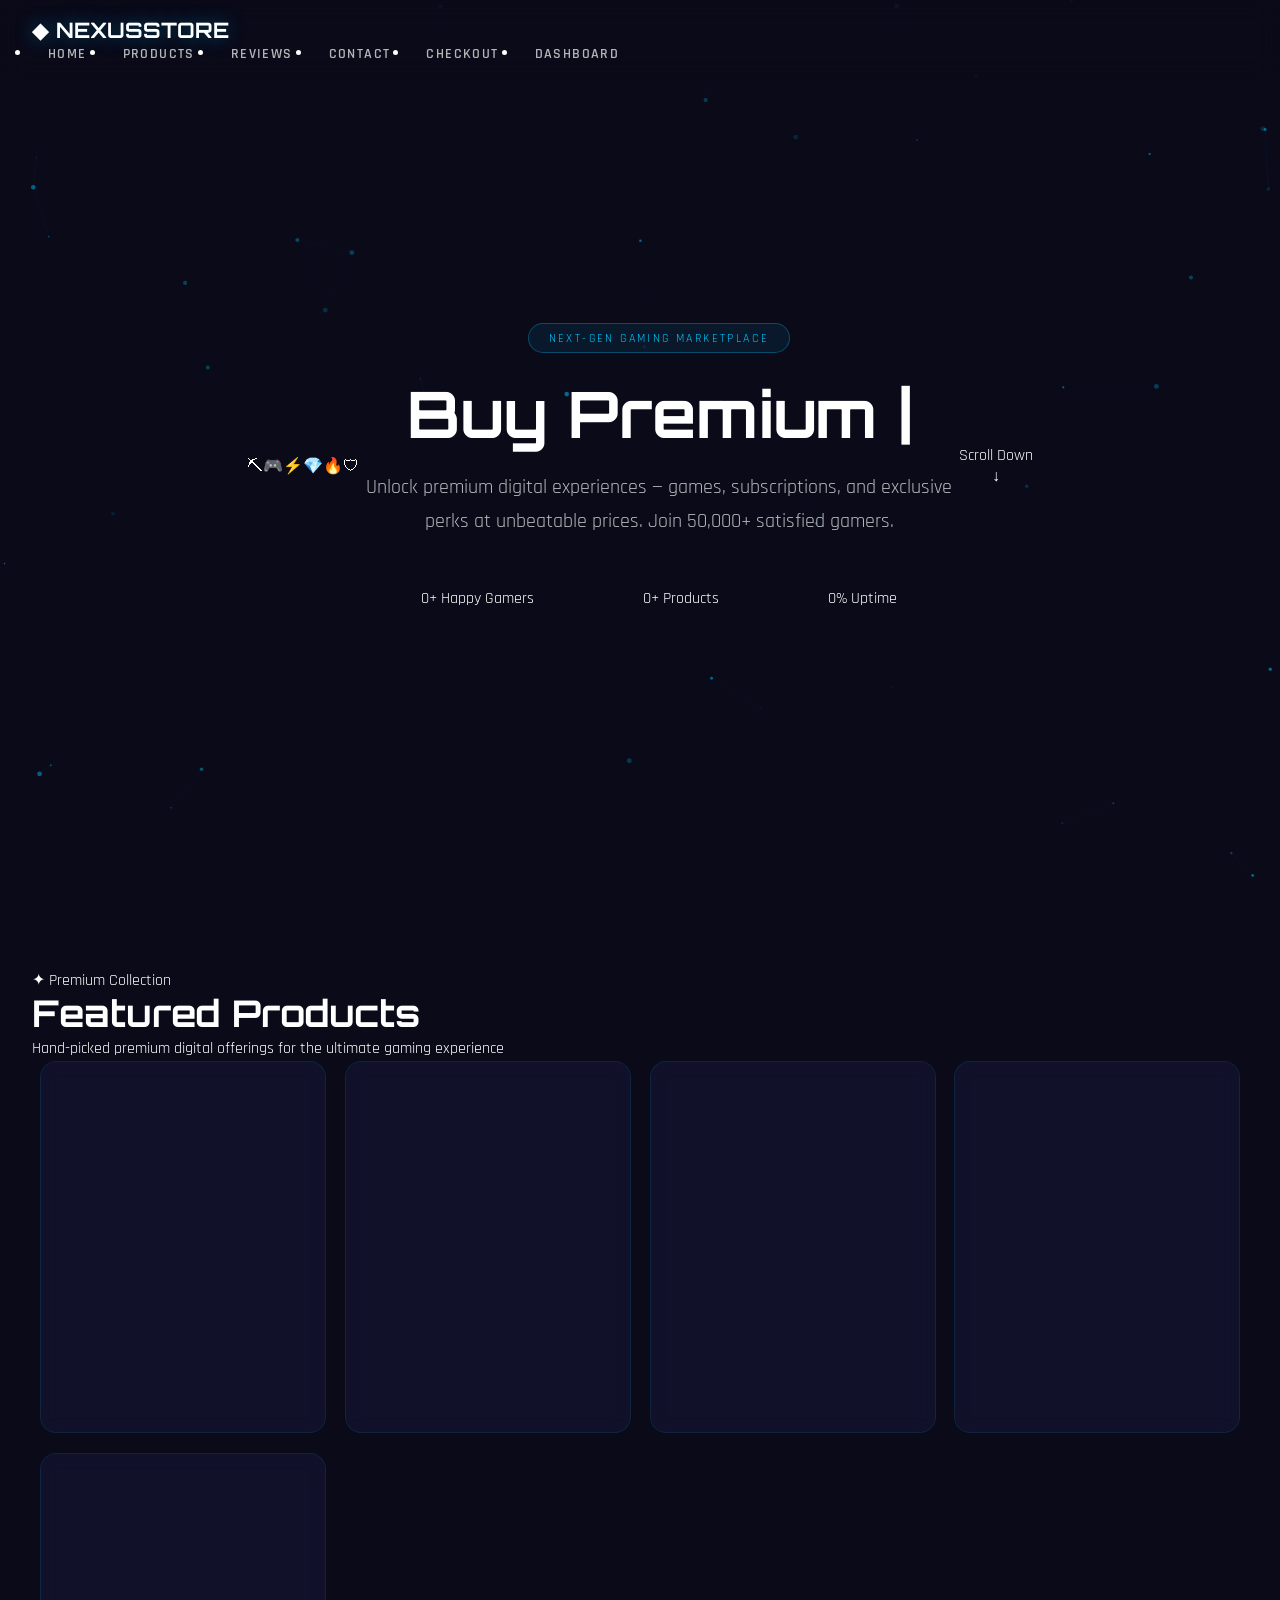
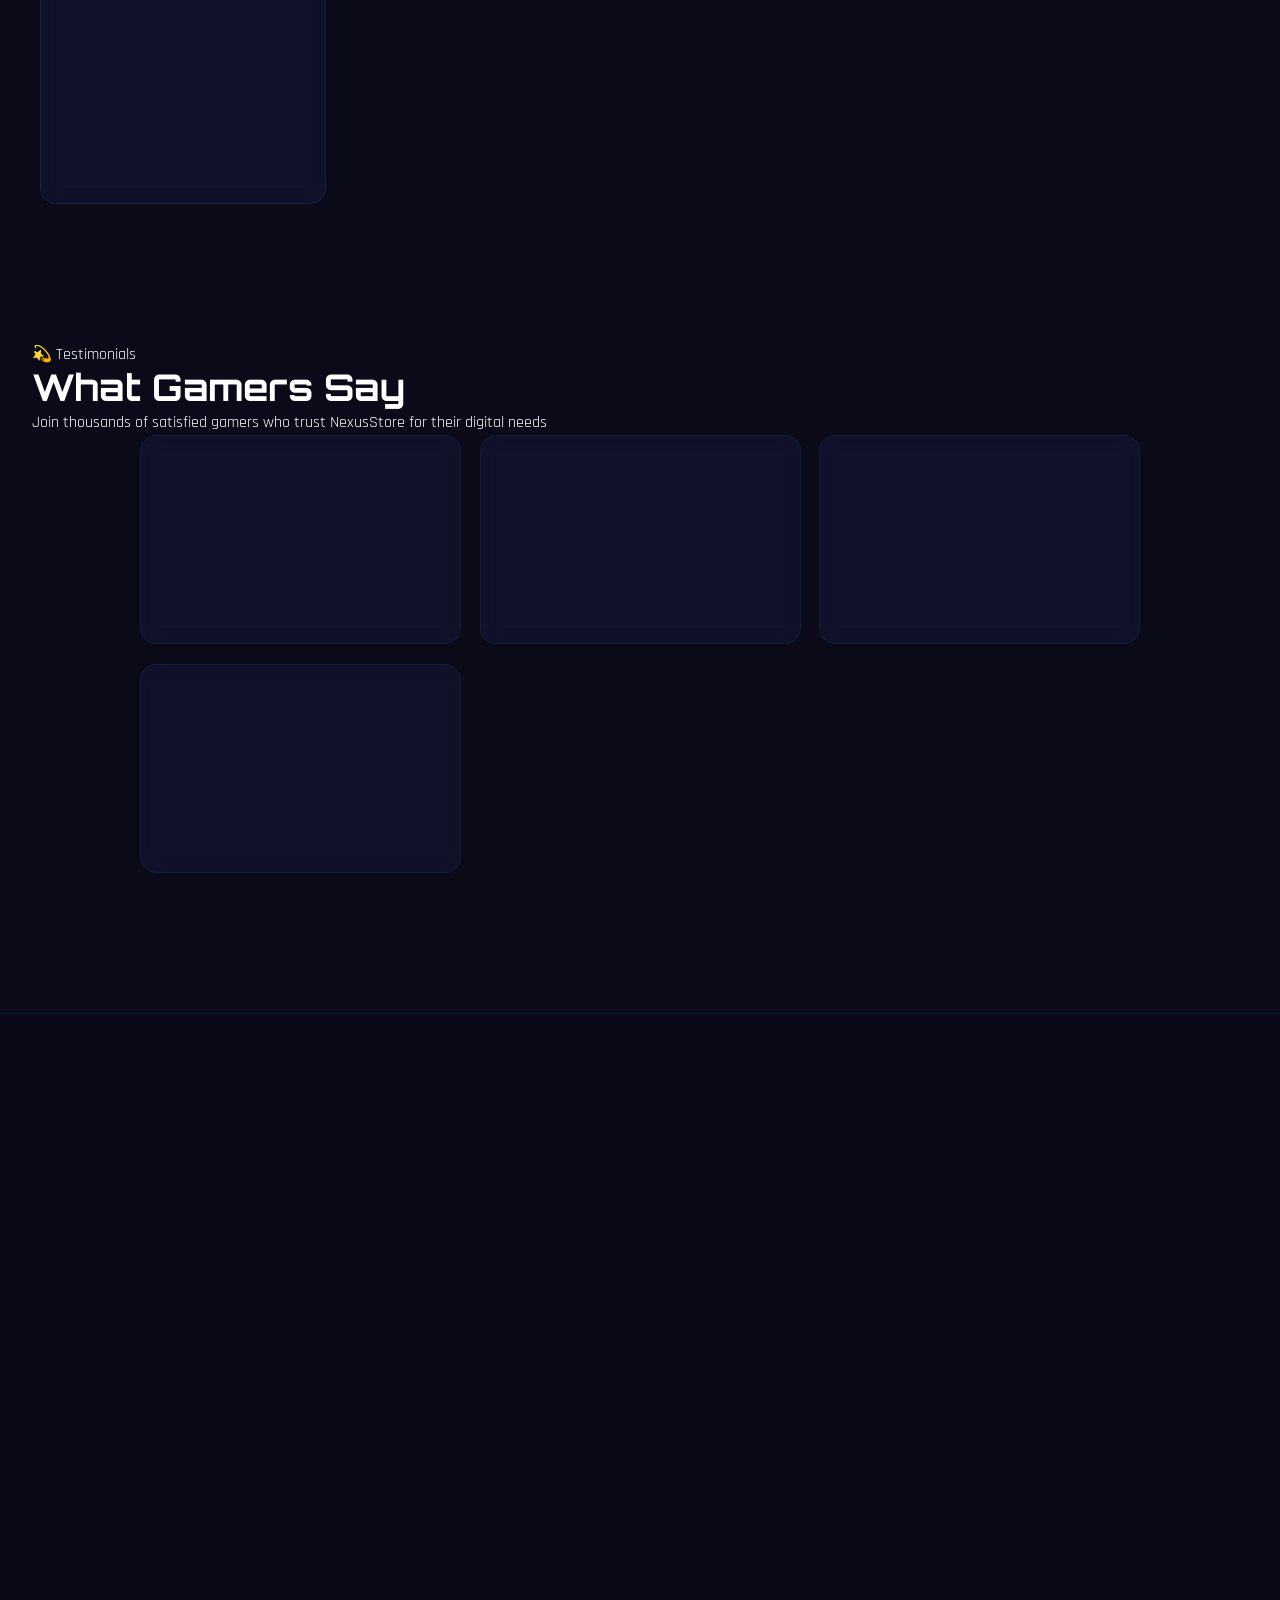
<file: index.html>
<!DOCTYPE html>
<html lang="en">
<head>
  <meta charset="UTF-8" />
  <meta name="viewport" content="width=device-width, initial-scale=1.0" />
  <title>Nexus Gaming Store – Premium Digital Marketplace</title>

  <!-- Preconnect for performance -->
  <link rel="preconnect" href="https://fonts.googleapis.com" />
  <link rel="preconnect" href="https://fonts.gstatic.com" crossorigin />
  <link rel="dns-prefetch" href="https://fonts.gstatic.com" />

  <link rel="preload" href="styles.css" as="style" />
  <link rel="stylesheet" href="styles.css" />
  <link href="https://fonts.googleapis.com/css2?family=Orbitron:wght@400;600;700&family=Rajdhani:wght@400;500;600;700&display=swap" rel="stylesheet" />
</head>
<body>

  <!-- ====== LOADING SCREEN ====== -->
  <div id="loading-screen">
    <div class="loader-container">
      <div class="loader-ring">
        <div class="loader-ring-inner"></div>
      </div>
      <div class="loader-ring loader-ring-2">
        <div class="loader-ring-inner"></div>
      </div>
      <div class="loader-ring loader-ring-3">
        <div class="loader-ring-inner"></div>
      </div>
      <div class="loader-logo">
        <span class="loader-logo-icon">◆</span>
        <span class="loader-logo-text">NEXUS<span class="loader-accent">STORE</span></span>
      </div>
      <div class="loader-bar">
        <div class="loader-bar-fill" id="loader-bar-fill"></div>
      </div>
      <div class="loader-status" id="loader-status">Initializing...</div>
    </div>
    <canvas id="loader-particles"></canvas>
  </div>

  <!-- ====== FLOATING PARTICLES CANVAS ====== -->
  <canvas id="particles-canvas"></canvas>

  <!-- ====== MOUSE TRAIL ====== -->
  <canvas id="mouse-trail-canvas"></canvas>

  <!-- ====== SCROLL PROGRESS BAR ====== -->
  <div id="scroll-progress"></div>

  <!-- ====== MOBILE MENU OVERLAY ====== -->
  <div class="menu-overlay" id="menu-overlay"></div>

  <!-- ====== NAVBAR ====== -->
  <nav id="navbar">
    <div class="nav-container">
      <a href="#" class="nav-logo">
        <span class="logo-icon">◆</span>
        <span class="logo-text">NEXUS<span class="logo-accent">STORE</span></span>
      </a>
      <ul class="nav-links" id="nav-links">
        <li><a href="#hero" class="active">Home</a></li>
        <li><a href="#products">Products</a></li>
        <li><a href="#reviews">Reviews</a></li>
        <li><a href="#contact">Contact</a></li>
        <li><a href="checkout.html">Checkout</a></li>
        <li><a href="dashboard.html">Dashboard</a></li>
      </ul>
      <div class="nav-actions">
        <a href="checkout.html" class="btn-glow btn-sm btn-ripple">Checkout</a>
        <button class="hamburger" id="hamburger" aria-label="Toggle navigation">
          <span></span><span></span><span></span>
        </button>
      </div>
    </div>
  </nav>

  <!-- ====== HERO SECTION ====== -->
  <section id="hero">
    <!-- Background layers -->
    <div class="hero-bg-gradient"></div>
    <div class="hero-bg-grid"></div>
    <div class="hero-scanlines"></div>
    <div class="hero-glow-orb orb-1"></div>
    <div class="hero-glow-orb orb-2"></div>
    <div class="hero-glow-orb orb-3"></div>

    <!-- Floating 3D Cubes -->
    <div class="cube-container">
      <div class="cube cube-1">
        <div class="cube-inner">
          <div class="cube-face front"></div>
          <div class="cube-face back"></div>
          <div class="cube-face right"></div>
          <div class="cube-face left"></div>
          <div class="cube-face top"></div>
          <div class="cube-face bottom"></div>
        </div>
      </div>
      <div class="cube cube-2">
        <div class="cube-inner">
          <div class="cube-face front"></div>
          <div class="cube-face back"></div>
          <div class="cube-face right"></div>
          <div class="cube-face left"></div>
          <div class="cube-face top"></div>
          <div class="cube-face bottom"></div>
        </div>
      </div>
      <div class="cube cube-3">
        <div class="cube-inner">
          <div class="cube-face front"></div>
          <div class="cube-face back"></div>
          <div class="cube-face right"></div>
          <div class="cube-face left"></div>
          <div class="cube-face top"></div>
          <div class="cube-face bottom"></div>
        </div>
      </div>
    </div>

    <!-- Floating gaming icons -->
    <div class="float-icon icon-1">⛏</div>
    <div class="float-icon icon-2">🎮</div>
    <div class="float-icon icon-3">⚡</div>
    <div class="float-icon icon-4">💎</div>
    <div class="float-icon icon-5">🔥</div>
    <div class="float-icon icon-6">🛡</div>

    <div class="hero-content">
      <div class="hero-badge">
        <span class="badge-dot"></span>
        Next-Gen Gaming Marketplace
      </div>
      <h1 class="hero-title">
        <span class="hero-title-line">Buy Premium</span>
        <span class="hero-title-line gradient-line">
          <span class="typing-text" id="typing-text"></span>
          <span class="cursor-blink">|</span>
        </span>
      </h1>
      <p class="hero-subtitle">Unlock premium digital experiences — games, subscriptions, and exclusive perks at unbeatable prices. Join 50,000+ satisfied gamers.</p>
      <div class="hero-actions">
        <a href="#products" class="btn-glow btn-lg btn-pulse btn-ripple">
          <span class="btn-icon">►</span>
          Explore Products
        </a>
        <a href="#reviews" class="btn-outline btn-lg btn-shimmer btn-ripple">
          <span class="btn-icon">★</span>
          See Reviews
        </a>
      </div>
      <div class="hero-stats">
        <div class="stat-item">
          <span class="stat-number" data-target="50000">0</span><span class="stat-suffix">+</span>
          <span class="stat-label">Happy Gamers</span>
        </div>
        <div class="stat-divider"></div>
        <div class="stat-item">
          <span class="stat-number" data-target="150">0</span><span class="stat-suffix">+</span>
          <span class="stat-label">Products</span>
        </div>
        <div class="stat-divider"></div>
        <div class="stat-item">
          <span class="stat-number" data-target="99">0</span><span class="stat-suffix">%</span>
          <span class="stat-label">Uptime</span>
        </div>
      </div>
    </div>
    <div class="scroll-indicator">
      <span>Scroll Down</span>
      <div class="scroll-arrow">↓</div>
    </div>
  </section>

  <!-- ====== PRODUCTS SECTION ====== -->
  <section id="products">
    <div class="section-header">
      <span class="section-tag">✦ Premium Collection</span>
      <h2>Featured Products</h2>
      <p>Hand-picked premium digital offerings for the ultimate gaming experience</p>
    </div>
    <div class="products-grid">

      <!-- Card 1 – Minecraft Premium -->
      <div class="product-card" data-brand="minecraft" data-aos="flip-up" data-aos-duration="800">
        <div class="card-glow"></div>
        <div class="card-badge">★ Best Seller</div>
        <div class="card-image">
          <div class="card-image-bg"></div>
          <span class="card-emoji">⛏</span>
        </div>
        <div class="card-body">
          <h3 class="card-title">Minecraft Premium</h3>
          <p class="card-desc">Full-access Minecraft Java & Bedrock Edition with exclusive skins, capes & realms access.</p>
          <div class="card-features">
            <span class="feat">✓ Java &amp; Bedrock Access</span>
            <span class="feat">✓ Exclusive Founder Cape</span>
            <span class="feat">✓ 30-Day Realms Access</span>
            <span class="feat">✓ Premium Skins Pack</span>
          </div>
          <div class="card-price-block">
            <div class="card-price">
              <span class="price-current">$29.99</span>
              <span class="price-old">$49.99</span>
            </div>
            <span class="price-per">One-time payment</span>
          </div>
          <a href="checkout.html" class="btn-glow btn-card btn-ripple">
            <span class="btn-label">Buy Now</span>
            <span class="btn-arrow">→</span>
          </a>
        </div>
      </div>

      <!-- Card 2 – Discord Nitro -->
      <div class="product-card" data-brand="discord" data-aos="scale-up" data-aos-delay="150" data-aos-duration="800">
        <div class="card-glow"></div>
        <div class="card-badge fire">🔥 Popular</div>
        <div class="card-image">
          <div class="card-image-bg"></div>
          <span class="card-emoji">💬</span>
        </div>
        <div class="card-body">
          <h3 class="card-title">Discord Nitro</h3>
          <p class="card-desc">Unlock HD streaming, custom emojis everywhere, bigger uploads &amp; 2 server boosts.</p>
          <div class="card-features">
            <span class="feat">✓ HD Video Streaming</span>
            <span class="feat">✓ Custom Emojis Anywhere</span>
            <span class="feat">✓ 500MB File Uploads</span>
            <span class="feat">✓ 2 Server Boosts</span>
          </div>
          <div class="card-price-block">
            <div class="card-price">
              <span class="price-current">$9.99</span>
              <span class="price-old">$14.99</span>
            </div>
            <span class="price-per">per month</span>
          </div>
          <a href="checkout.html" class="btn-glow btn-card btn-ripple">
            <span class="btn-label">Buy Now</span>
            <span class="btn-arrow">→</span>
          </a>
        </div>
      </div>

      <!-- Card 3 – Spotify Premium -->
      <div class="product-card" data-brand="spotify" data-aos="flip-left" data-aos-delay="300" data-aos-duration="900">
        <div class="card-glow"></div>
        <div class="card-badge">★ Top Rated</div>
        <div class="card-image">
          <div class="card-image-bg"></div>
          <span class="card-emoji">🎵</span>
        </div>
        <div class="card-body">
          <h3 class="card-title">Spotify Premium</h3>
          <p class="card-desc">Ad-free music streaming, offline downloads, unlimited skips &amp; high-quality audio.</p>
          <div class="card-features">
            <span class="feat">✓ No Ads Ever</span>
            <span class="feat">✓ Offline Downloads</span>
            <span class="feat">✓ Unlimited Skips</span>
            <span class="feat">✓ 320kbps Audio</span>
          </div>
          <div class="card-price-block">
            <div class="card-price">
              <span class="price-current">$5.99</span>
              <span class="price-old">$11.99</span>
            </div>
            <span class="price-per">per month</span>
          </div>
          <a href="checkout.html" class="btn-glow btn-card btn-ripple">
            <span class="btn-label">Buy Now</span>
            <span class="btn-arrow">→</span>
          </a>
        </div>
      </div>

      <!-- Card 4 – Netflix Premium -->
      <div class="product-card" data-brand="netflix" data-aos="zoom-in" data-aos-delay="400" data-aos-duration="800">
        <div class="card-glow"></div>
        <div class="card-badge">⚡ Premium</div>
        <div class="card-image">
          <div class="card-image-bg"></div>
          <span class="card-emoji">🎬</span>
        </div>
        <div class="card-body">
          <h3 class="card-title">Netflix Premium</h3>
          <p class="card-desc">Ultra HD streaming on 4 devices simultaneously with Dolby Atmos &amp; spatial audio.</p>
          <div class="card-features">
            <span class="feat">✓ 4K Ultra HD Streaming</span>
            <span class="feat">✓ 4 Screens at Once</span>
            <span class="feat">✓ Dolby Atmos Audio</span>
            <span class="feat">✓ Ad-Free Experience</span>
          </div>
          <div class="card-price-block">
            <div class="card-price">
              <span class="price-current">$11.99</span>
              <span class="price-old">$22.99</span>
            </div>
            <span class="price-per">per month</span>
          </div>
          <a href="checkout.html" class="btn-glow btn-card btn-ripple">
            <span class="btn-label">Buy Now</span>
            <span class="btn-arrow">→</span>
          </a>
        </div>
      </div>

      <!-- Card 5 – Xbox Game Pass -->
      <div class="product-card" data-brand="xbox" data-aos="fade-right" data-aos-delay="500" data-aos-duration="800">
        <div class="card-glow"></div>
        <div class="card-badge">🎯 Ultimate</div>
        <div class="card-image">
          <div class="card-image-bg"></div>
          <span class="card-emoji">🎮</span>
        </div>
        <div class="card-body">
          <h3 class="card-title">Game Pass Ultimate</h3>
          <p class="card-desc">Hundreds of high-quality games, EA Play membership, online multiplayer &amp; exclusive discounts.</p>
          <div class="card-features">
            <span class="feat">✓ 400+ Games Library</span>
            <span class="feat">✓ EA Play Included</span>
            <span class="feat">✓ Online Multiplayer</span>
            <span class="feat">✓ Day One Releases</span>
          </div>
          <div class="card-price-block">
            <div class="card-price">
              <span class="price-current">$14.99</span>
              <span class="price-old">$19.99</span>
            </div>
            <span class="price-per">per month</span>
          </div>
          <a href="checkout.html" class="btn-glow btn-card btn-ripple">
            <span class="btn-label">Buy Now</span>
            <span class="btn-arrow">→</span>
          </a>
        </div>
      </div>

    </div>
  </section>

  <!-- ====== REVIEWS SECTION ====== -->
  <section id="reviews">
    <div class="section-header">
      <span class="section-tag">💫 Testimonials</span>
      <h2>What Gamers Say</h2>
      <p>Join thousands of satisfied gamers who trust NexusStore for their digital needs</p>
    </div>
    <div class="reviews-grid">
      <div class="review-card" data-aos="fade-left" data-aos-duration="700">
        <div class="review-stars">★★★★★</div>
        <p class="review-text">"Instant delivery and a great price on Minecraft Premium. The cape is fire! Will definitely buy again."</p>
        <div class="review-author">
          <div class="review-avatar" style="--avatar-color: #00d4ff;">Z</div>
          <div class="review-info">
            <span class="review-name">Zer0Craft</span>
            <span class="review-verified">✓ Verified Buyer</span>
          </div>
        </div>
      </div>
      <div class="review-card" data-aos="fade-right" data-aos-delay="150" data-aos-duration="700">
        <div class="review-stars">★★★★★</div>
        <p class="review-text">"Discord Nitro for under $10? That's insane. Everything worked perfectly. Highly recommend this store!"</p>
        <div class="review-author">
          <div class="review-avatar" style="--avatar-color: #8b5cf6;">K</div>
          <div class="review-info">
            <span class="review-name">Kyro_22</span>
            <span class="review-verified">✓ Verified Buyer</span>
          </div>
        </div>
      </div>
      <div class="review-card" data-aos="scale-up" data-aos-delay="300" data-aos-duration="700">
        <div class="review-stars">★★★★★</div>
        <p class="review-text">"Game Pass Ultimate for 15 bucks? Absolute steal. Been using it for months with zero issues. 10/10."</p>
        <div class="review-author">
          <div class="review-avatar" style="--avatar-color: #00ff88;">N</div>
          <div class="review-info">
            <span class="review-name">NeonViper</span>
            <span class="review-verified">✓ Verified Buyer</span>
          </div>
        </div>
      </div>
      <div class="review-card" data-aos="flip-up" data-aos-delay="450" data-aos-duration="800">
        <div class="review-stars">★★★★★</div>
        <p class="review-text">"Spotify Premium works like a charm. No ads, offline downloads — exactly what I needed. Fast support too!"</p>
        <div class="review-author">
          <div class="review-avatar" style="--avatar-color: #ff6b6b;">M</div>
          <div class="review-info">
            <span class="review-name">MysticPulse</span>
            <span class="review-verified">✓ Verified Buyer</span>
          </div>
        </div>
      </div>
    </div>
  </section>

  <!-- ====== CONTACT / CTA SECTION ====== -->
  <section id="contact">
    <div class="cta-box" data-aos="zoom-in" data-aos-duration="1000">
      <div class="cta-glow"></div>
      <h2>Ready to Level Up?</h2>
      <p>Join 50,000+ gamers already using NexusStore. Get premium products at unbeatable prices.</p>
      <a href="#products" class="btn-glow btn-lg btn-ripple">🚀 Get Started Now</a>
    </div>
  </section>

  <!-- ====== FOOTER ====== -->
  <footer id="footer">
    <div class="footer-container">
      <div class="footer-brand">
        <div class="nav-logo">
          <span class="logo-icon">◆</span>
          <span class="logo-text">NEXUS<span class="logo-accent">STORE</span></span>
        </div>
        <p>Your premium destination for digital gaming products, subscriptions, and exclusive perks.</p>
        <div class="footer-social">
          <a href="#" class="social-link" aria-label="Discord">D</a>
          <a href="#" class="social-link" aria-label="Twitter">𝕏</a>
          <a href="#" class="social-link" aria-label="Instagram">◐</a>
          <a href="#" class="social-link" aria-label="GitHub">⌘</a>
        </div>
      </div>
      <div class="footer-links">
        <div class="footer-col">
          <h4>Quick Links</h4>
          <a href="#hero">Home</a>
          <a href="#products">Products</a>
          <a href="#reviews">Reviews</a>
          <a href="#contact">Contact</a>
        </div>
        <div class="footer-col">
          <h4>Products</h4>
          <a href="#">Minecraft Premium</a>
          <a href="#">Discord Nitro</a>
          <a href="#">Spotify Premium</a>
          <a href="#">Game Pass Ultimate</a>
        </div>
        <div class="footer-col">
          <h4>Support</h4>
          <a href="#">FAQ</a>
          <a href="#">Refund Policy</a>
          <a href="#">Terms of Service</a>
          <a href="#">Privacy Policy</a>
        </div>
      </div>
    </div>
    <div class="footer-bottom">
      <p>&copy; 2025 NexusStore. All rights reserved. | Crafted with ⚡ for gamers</p>
    </div>
  </footer>

  <div id="nx-notifications" aria-live="polite" aria-label="Live purchase notifications"></div>

  <script src="script.js"></script>
  <script src="notifications.js"></script>
</body>
</html>
</file>
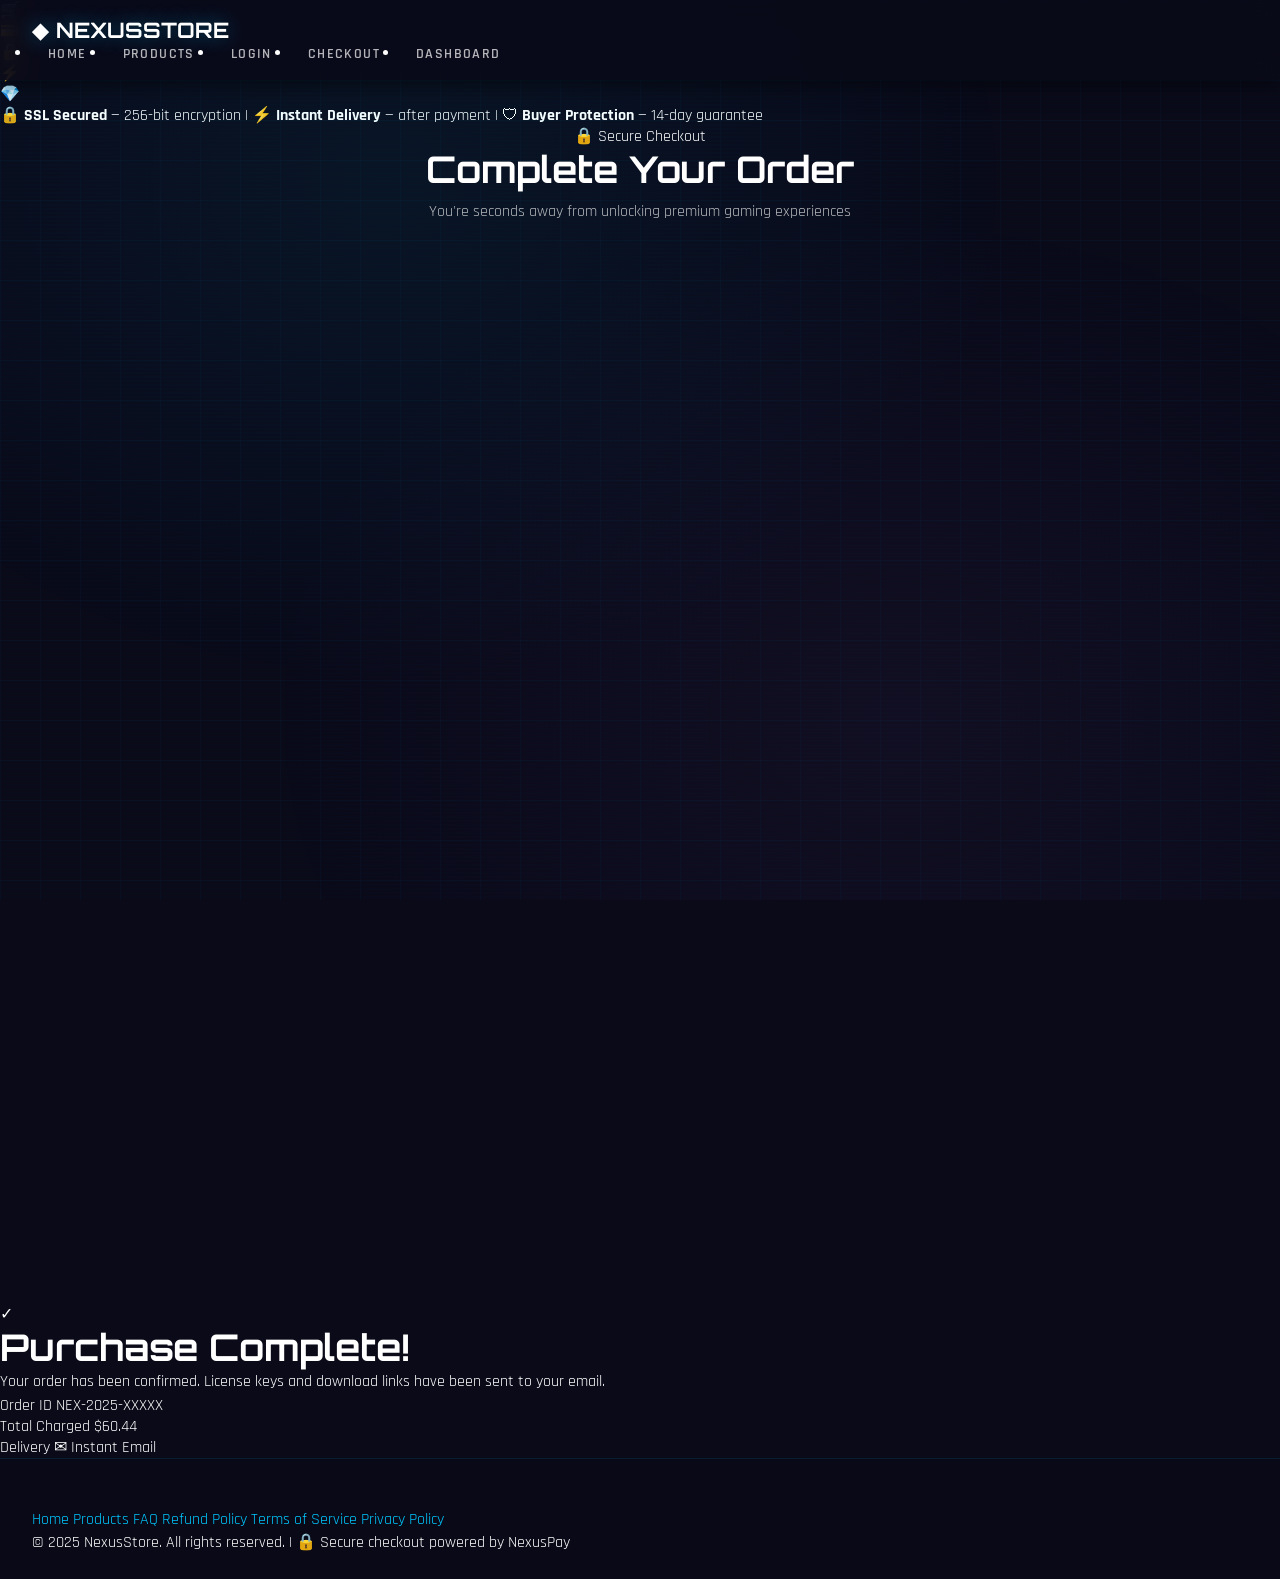
<file: checkout.html>
<!DOCTYPE html>
<html lang="en">
<head>
  <meta charset="UTF-8" />
  <meta name="viewport" content="width=device-width, initial-scale=1.0" />
  <title>NexusStore – Secure Checkout</title>

  <!-- Preconnect for performance -->
  <link rel="preconnect" href="https://fonts.googleapis.com" />
  <link rel="preconnect" href="https://fonts.gstatic.com" crossorigin />
  <link rel="dns-prefetch" href="https://fonts.gstatic.com" />

  <link rel="stylesheet" href="styles.css" />
  <link rel="stylesheet" href="checkout.css" />
  <link href="https://fonts.googleapis.com/css2?family=Orbitron:wght@400;600;700&family=Rajdhani:wght@400;500;600;700&display=swap" rel="stylesheet" />
</head>
<body class="checkout-page">

  <!-- ====== FLOATING PARTICLES CANVAS ====== -->
  <canvas id="particles-canvas"></canvas>

  <!-- ====== MOUSE TRAIL ====== -->
  <canvas id="mouse-trail-canvas"></canvas>

  <!-- ====== SCROLL PROGRESS BAR ====== -->
  <div id="scroll-progress"></div>

  <!-- ====== BACKGROUND EFFECTS ====== -->
  <div class="co-bg-gradient"></div>
  <div class="co-bg-grid"></div>
  <div class="co-scanlines"></div>
  <div class="co-glow-orb orb-1"></div>
  <div class="co-glow-orb orb-2"></div>
  <div class="co-glow-orb orb-3"></div>

  <!-- ====== NAVBAR ====== -->
  <nav id="navbar" class="scrolled">
    <div class="nav-container">
      <a href="index.html" class="nav-logo">
        <span class="logo-icon">◆</span>
        <span class="logo-text">NEXUS<span class="logo-accent">STORE</span></span>
      </a>
      <ul class="nav-links" id="nav-links">
        <li><a href="index.html">Home</a></li>
        <li><a href="index.html#products">Products</a></li>
        <li><a href="login.html">Login</a></li>
        <li><a href="checkout.html" class="active">Checkout</a></li>
        <li><a href="dashboard.html">Dashboard</a></li>
      </ul>
      <div class="nav-actions">
        <a href="index.html" class="btn-glow btn-sm btn-ripple">← Back</a>
        <button class="hamburger" id="hamburger" aria-label="Toggle navigation">
          <span></span><span></span><span></span>
        </button>
      </div>
    </div>
  </nav>

  <!-- ====== FLOATING CUBES ====== -->
  <div class="co-cube-container">
    <div class="co-cube cube-1">
      <div class="co-cube-inner">
        <div class="co-cube-face front"></div>
        <div class="co-cube-face back"></div>
        <div class="co-cube-face right"></div>
        <div class="co-cube-face left"></div>
        <div class="co-cube-face top"></div>
        <div class="co-cube-face bottom"></div>
      </div>
    </div>
    <div class="co-cube cube-2">
      <div class="co-cube-inner">
        <div class="co-cube-face front"></div>
        <div class="co-cube-face back"></div>
        <div class="co-cube-face right"></div>
        <div class="co-cube-face left"></div>
        <div class="co-cube-face top"></div>
        <div class="co-cube-face bottom"></div>
      </div>
    </div>
    <div class="co-cube cube-3">
      <div class="co-cube-inner">
        <div class="co-cube-face front"></div>
        <div class="co-cube-face back"></div>
        <div class="co-cube-face right"></div>
        <div class="co-cube-face left"></div>
        <div class="co-cube-face top"></div>
        <div class="co-cube-face bottom"></div>
      </div>
    </div>
  </div>

  <!-- ====== FLOATING ICONS ====== -->
  <div class="co-float-icon icon-1">🛒</div>
  <div class="co-float-icon icon-2">💳</div>
  <div class="co-float-icon icon-3">🔒</div>
  <div class="co-float-icon icon-4">⚡</div>
  <div class="co-float-icon icon-5">💎</div>

  <!-- ====== SECURE BADGE STRIP ====== -->
  <div class="co-secure-strip">
    <div class="co-secure-inner">
      <span class="co-secure-item">🔒 <strong>SSL Secured</strong> — 256-bit encryption</span>
      <span class="co-secure-divider">|</span>
      <span class="co-secure-item">⚡ <strong>Instant Delivery</strong> — after payment</span>
      <span class="co-secure-divider">|</span>
      <span class="co-secure-item">🛡 <strong>Buyer Protection</strong> — 14-day guarantee</span>
    </div>
  </div>

  <!-- ====== CHECKOUT SECTION ====== -->
  <main class="co-section">
    <div class="co-header">
      <span class="co-section-tag">🔒 Secure Checkout</span>
      <h1 class="co-title">Complete Your Order</h1>
      <p class="co-subtitle">You're seconds away from unlocking premium gaming experiences</p>
    </div>

    <div class="co-layout">

      <!-- ====== LEFT COLUMN – Billing & Payment ====== -->
      <div class="co-left">

        <!-- --- Contact Info --- -->
        <div class="co-card" data-aos="fade-up" data-aos-duration="700">
          <div class="co-card-glow"></div>
          <div class="co-card-header">
            <span class="co-card-icon">✉</span>
            <h2>Contact Information</h2>
          </div>
          <div class="co-card-body">
            <div class="co-field">
              <label class="co-label" for="co-email">Email Address</label>
              <div class="co-input-wrap">
                <span class="co-input-icon">✉</span>
                <input type="email" id="co-email" class="co-input" placeholder="you@example.com" required autocomplete="email" value="gamer@nexusstore.com" />
                <span class="co-input-border"></span>
              </div>
              <span class="co-field-hint">We'll send your order confirmation &amp; license keys here</span>
            </div>
          </div>
        </div>

        <!-- --- Payment Method --- -->
        <div class="co-card" data-aos="fade-up" data-aos-delay="100" data-aos-duration="700">
          <div class="co-card-glow"></div>
          <div class="co-card-header">
            <span class="co-card-icon">💳</span>
            <h2>Payment Method</h2>
          </div>
          <div class="co-card-body">
            <div class="co-payment-options" id="co-payment-options" role="radiogroup" aria-label="Payment methods">
              <button class="co-pay-option active" data-method="card" role="radio" aria-checked="true" tabindex="0">
                <span class="co-pay-icon">💳</span>
                <span class="co-pay-info">
                  <span class="co-pay-name">Credit Card</span>
                  <span class="co-pay-desc">Visa, Mastercard, Amex</span>
                </span>
                <span class="co-pay-check">✓</span>
              </button>
              <button class="co-pay-option" data-method="paypal" role="radio" aria-checked="false" tabindex="-1">
                <span class="co-pay-icon co-pay-paypal">P</span>
                <span class="co-pay-info">
                  <span class="co-pay-name">PayPal</span>
                  <span class="co-pay-desc">Fast &amp; secure online payments</span>
                </span>
                <span class="co-pay-check">✓</span>
              </button>
              <button class="co-pay-option" data-method="crypto" role="radio" aria-checked="false" tabindex="-1">
                <span class="co-pay-icon">₿</span>
                <span class="co-pay-info">
                  <span class="co-pay-name">Cryptocurrency</span>
                  <span class="co-pay-desc">BTC, ETH, USDT, SOL</span>
                </span>
                <span class="co-pay-check">✓</span>
              </button>
            </div>

            <!-- Credit Card Form (shown when card is selected) -->
            <div class="co-card-form" id="co-card-form">
              <div class="co-card-row">
                <div class="co-field co-field-full">
                  <label class="co-label" for="co-card-number">Card Number</label>
                  <div class="co-input-wrap">
                    <span class="co-input-icon">💳</span>
                    <input type="text" id="co-card-number" class="co-input co-card-input" placeholder="•••• •••• •••• ••••" maxlength="19" inputmode="numeric" />
                    <span class="co-input-border"></span>
                  </div>
                </div>
              </div>
              <div class="co-card-row co-card-row-half">
                <div class="co-field">
                  <label class="co-label" for="co-card-expiry">Expiry Date</label>
                  <div class="co-input-wrap">
                    <span class="co-input-icon">📅</span>
                    <input type="text" id="co-card-expiry" class="co-input co-card-input" placeholder="MM / YY" maxlength="7" />
                    <span class="co-input-border"></span>
                  </div>
                </div>
                <div class="co-field">
                  <label class="co-label" for="co-card-cvv">CVV</label>
                  <div class="co-input-wrap">
                    <span class="co-input-icon">🔐</span>
                    <input type="text" id="co-card-cvv" class="co-input co-card-input" placeholder="•••" maxlength="4" inputmode="numeric" />
                    <span class="co-input-border"></span>
                  </div>
                </div>
              </div>

              <!-- Card type indicators -->
              <div class="co-card-types">
                <span class="co-card-type">VISA</span>
                <span class="co-card-type">MC</span>
                <span class="co-card-type">AMEX</span>
                <span class="co-card-type">DISCOVER</span>
              </div>
            </div>

            <!-- PayPal info (shown when PayPal selected) -->
            <div class="co-pay-info-box" id="co-paypal-info" style="display:none;">
              <div class="co-pay-info-icon">🅿</div>
              <p>You'll be redirected to PayPal to complete your purchase securely. Your payment info stays private.</p>
            </div>

            <!-- Crypto info (shown when crypto selected) -->
            <div class="co-pay-info-box" id="co-crypto-info" style="display:none;">
              <div class="co-pay-info-icon">₿</div>
              <p>Pay with Bitcoin, Ethereum, USDT, or Solana. 5% crypto discount automatically applied at checkout.</p>
            </div>
          </div>
        </div>

        <!-- --- Billing Address (simplified) --- -->
        <div class="co-card" data-aos="fade-up" data-aos-delay="200" data-aos-duration="700">
          <div class="co-card-glow"></div>
          <div class="co-card-header">
            <span class="co-card-icon">📍</span>
            <h2>Billing Details</h2>
          </div>
          <div class="co-card-body">
            <div class="co-field">
              <label class="co-label" for="co-name">Full Name</label>
              <div class="co-input-wrap">
                <span class="co-input-icon">👤</span>
                <input type="text" id="co-name" class="co-input" placeholder="John Gamer" required />
                <span class="co-input-border"></span>
              </div>
            </div>
            <div class="co-card-row">
              <div class="co-field">
                <label class="co-label" for="co-country">Country</label>
                <div class="co-input-wrap">
                  <span class="co-input-icon">🌍</span>
                  <select id="co-country" class="co-input co-select">
                    <option value="">Select country</option>
                    <option value="US">United States</option>
                    <option value="UK">United Kingdom</option>
                    <option value="CA">Canada</option>
                    <option value="AU">Australia</option>
                    <option value="DE">Germany</option>
                    <option value="FR">France</option>
                    <option value="JP">Japan</option>
                    <option value="BR">Brazil</option>
                    <option value="IN">India</option>
                    <option value="SG">Singapore</option>
                    <option value="AE">UAE</option>
                    <option value="OTHER">Other</option>
                  </select>
                  <span class="co-input-border"></span>
                </div>
              </div>
            </div>
          </div>
        </div>

        <!-- --- Promo Code --- -->
        <div class="co-card" data-aos="fade-up" data-aos-delay="300" data-aos-duration="700">
          <div class="co-card-glow"></div>
          <div class="co-card-header">
            <span class="co-card-icon">🏷</span>
            <h2>Promo Code</h2>
          </div>
          <div class="co-card-body">
            <div class="co-promo-row">
              <div class="co-field co-field-full">
                <div class="co-input-wrap co-input-promo">
                  <span class="co-input-icon">🎮</span>
                  <input type="text" id="co-promo" class="co-input" placeholder="Enter promo code (e.g. NEXUS10)" />
                  <span class="co-input-border"></span>
                  <button type="button" class="co-promo-btn" id="co-promo-btn">Apply</button>
                </div>
                <span class="co-field-hint co-promo-msg" id="co-promo-msg"></span>
              </div>
            </div>
          </div>
        </div>

      </div>

      <!-- ====== RIGHT COLUMN – Order Summary ====== -->
      <div class="co-right">

        <div class="co-summary-card" data-aos="fade-left" data-aos-delay="50" data-aos-duration="700">
          <div class="co-summary-glow"></div>

          <div class="co-summary-header">
            <span class="co-summary-icon">🛒</span>
            <h2>Order Summary</h2>
            <span class="co-summary-count" id="co-item-count">3 items</span>
          </div>

          <div class="co-summary-items" id="co-summary-items">

            <!-- Item 1 – Minecraft Premium -->
            <div class="co-summary-item" data-id="minecraft" data-price="29.99">
              <div class="co-item-left">
                <div class="co-item-icon minecraft">⛏</div>
                <div class="co-item-info">
                  <span class="co-item-name">Minecraft Premium</span>
                  <span class="co-item-type">Java &amp; Bedrock Edition</span>
                </div>
              </div>
              <div class="co-item-right">
                <div class="co-item-qty">
                  <button class="co-qty-btn co-qty-minus" aria-label="Decrease quantity">−</button>
                  <span class="co-qty-value" data-qty="1">1</span>
                  <button class="co-qty-btn co-qty-plus" aria-label="Increase quantity">+</button>
                </div>
                <span class="co-item-price" data-base="29.99">$29.99</span>
              </div>
            </div>

            <!-- Item 2 – Discord Nitro -->
            <div class="co-summary-item" data-id="discord" data-price="9.99">
              <div class="co-item-left">
                <div class="co-item-icon discord">💬</div>
                <div class="co-item-info">
                  <span class="co-item-name">Discord Nitro</span>
                  <span class="co-item-type">Monthly subscription</span>
                </div>
              </div>
              <div class="co-item-right">
                <div class="co-item-qty">
                  <button class="co-qty-btn co-qty-minus" aria-label="Decrease quantity">−</button>
                  <span class="co-qty-value" data-qty="2">2</span>
                  <button class="co-qty-btn co-qty-plus" aria-label="Increase quantity">+</button>
                </div>
                <span class="co-item-price" data-base="9.99">$19.98</span>
              </div>
            </div>

            <!-- Item 3 – Spotify Premium -->
            <div class="co-summary-item" data-id="spotify" data-price="5.99">
              <div class="co-item-left">
                <div class="co-item-icon spotify">🎵</div>
                <div class="co-item-info">
                  <span class="co-item-name">Spotify Premium</span>
                  <span class="co-item-type">Monthly subscription</span>
                </div>
              </div>
              <div class="co-item-right">
                <div class="co-item-qty">
                  <button class="co-qty-btn co-qty-minus" aria-label="Decrease quantity">−</button>
                  <span class="co-qty-value" data-qty="1">1</span>
                  <button class="co-qty-btn co-qty-plus" aria-label="Increase quantity">+</button>
                </div>
                <span class="co-item-price" data-base="5.99">$5.99</span>
              </div>
            </div>

          </div>

          <!-- Totals -->
          <div class="co-summary-totals">
            <div class="co-total-row">
              <span class="co-total-label">Subtotal</span>
              <span class="co-total-value" id="co-subtotal">$55.96</span>
            </div>
            <div class="co-total-row co-total-discount" id="co-discount-row" style="display:none;">
              <span class="co-total-label">Discount <span id="co-discount-name">(Promo)</span></span>
              <span class="co-total-value co-total-discount-value" id="co-discount-amount">−$0.00</span>
            </div>
            <div class="co-total-row">
              <span class="co-total-label">Tax (8%)</span>
              <span class="co-total-value" id="co-tax">$4.48</span>
            </div>
            <div class="co-total-row">
              <span class="co-total-label">Delivery</span>
              <span class="co-total-value co-total-free">Free</span>
            </div>
            <div class="co-total-row co-total-grand">
              <span class="co-total-label">Total</span>
              <span class="co-total-value co-total-amount" id="co-total">$60.44</span>
            </div>
          </div>

          <!-- Place Order Button -->
          <button type="button" class="btn-glow btn-lg co-place-order btn-ripple" id="co-place-order">
            <span class="co-btn-lock">🔒</span>
            <span class="btn-label">Place Order – $60.44</span>
            <span class="btn-arrow">→</span>
          </button>

          <div class="co-secure-badges">
            <span>🔒 SSL Encrypted</span>
            <span>⚡ Instant Delivery</span>
            <span>🛡 14-Day Guarantee</span>
          </div>
        </div>

        <!-- Trusted by -->
        <div class="co-trusted" data-aos="fade-up" data-aos-delay="200">
          <span class="co-trusted-label">Trusted by 50,000+ gamers</span>
          <div class="co-trusted-logos">
            <span class="co-trusted-logo">◆ NEXUS</span>
            <span class="co-trusted-logo">⚡ GAMER</span>
            <span class="co-trusted-logo">🛡 PRO</span>
            <span class="co-trusted-logo">★ ELITE</span>
          </div>
        </div>
      </div>

    </div>
  </main>

  <!-- ====== SUCCESS OVERLAY ====== -->
  <div class="co-success" id="co-success">
    <div class="co-success-card">
      <div class="co-success-glow"></div>
      <div class="co-success-check">
        <div class="co-success-check-inner">✓</div>
      </div>
      <div class="co-success-ring"></div>
      <h2 class="co-success-title">Purchase Complete!</h2>
      <p class="co-success-text">Your order has been confirmed. License keys and download links have been sent to your email.</p>

      <div class="co-success-details">
        <div class="co-success-detail">
          <span class="co-success-detail-label">Order ID</span>
          <span class="co-success-detail-value" id="co-order-id">NEX-2025-XXXXX</span>
        </div>
        <div class="co-success-detail">
          <span class="co-success-detail-label">Total Charged</span>
          <span class="co-success-detail-value co-success-amount" id="co-order-total">$60.44</span>
        </div>
        <div class="co-success-detail">
          <span class="co-success-detail-label">Delivery</span>
          <span class="co-success-detail-value co-success-email-icon">✉ Instant Email</span>
        </div>
      </div>

      <div class="co-success-actions">
        <a href="index.html" class="btn-glow btn-lg btn-ripple">← Back to Store</a>
        <button type="button" class="btn-outline btn-lg btn-ripple" id="co-view-order">📋 View Order</button>
      </div>
    </div>
  </div>

  <!-- ====== FOOTER ====== -->
  <footer class="co-footer">
    <div class="co-footer-inner">
      <div class="co-footer-links">
        <a href="index.html">Home</a>
        <a href="index.html#products">Products</a>
        <a href="#">FAQ</a>
        <a href="#">Refund Policy</a>
        <a href="#">Terms of Service</a>
        <a href="#">Privacy Policy</a>
      </div>
      <p class="co-footer-copy">&copy; 2025 NexusStore. All rights reserved. | 🔒 Secure checkout powered by NexusPay</p>
    </div>
  </footer>

  <div id="nx-notifications" aria-live="polite" aria-label="Live purchase notifications"></div>

  <script src="checkout.js"></script>
  <script src="notifications.js"></script>
</body>
</html>
</file>
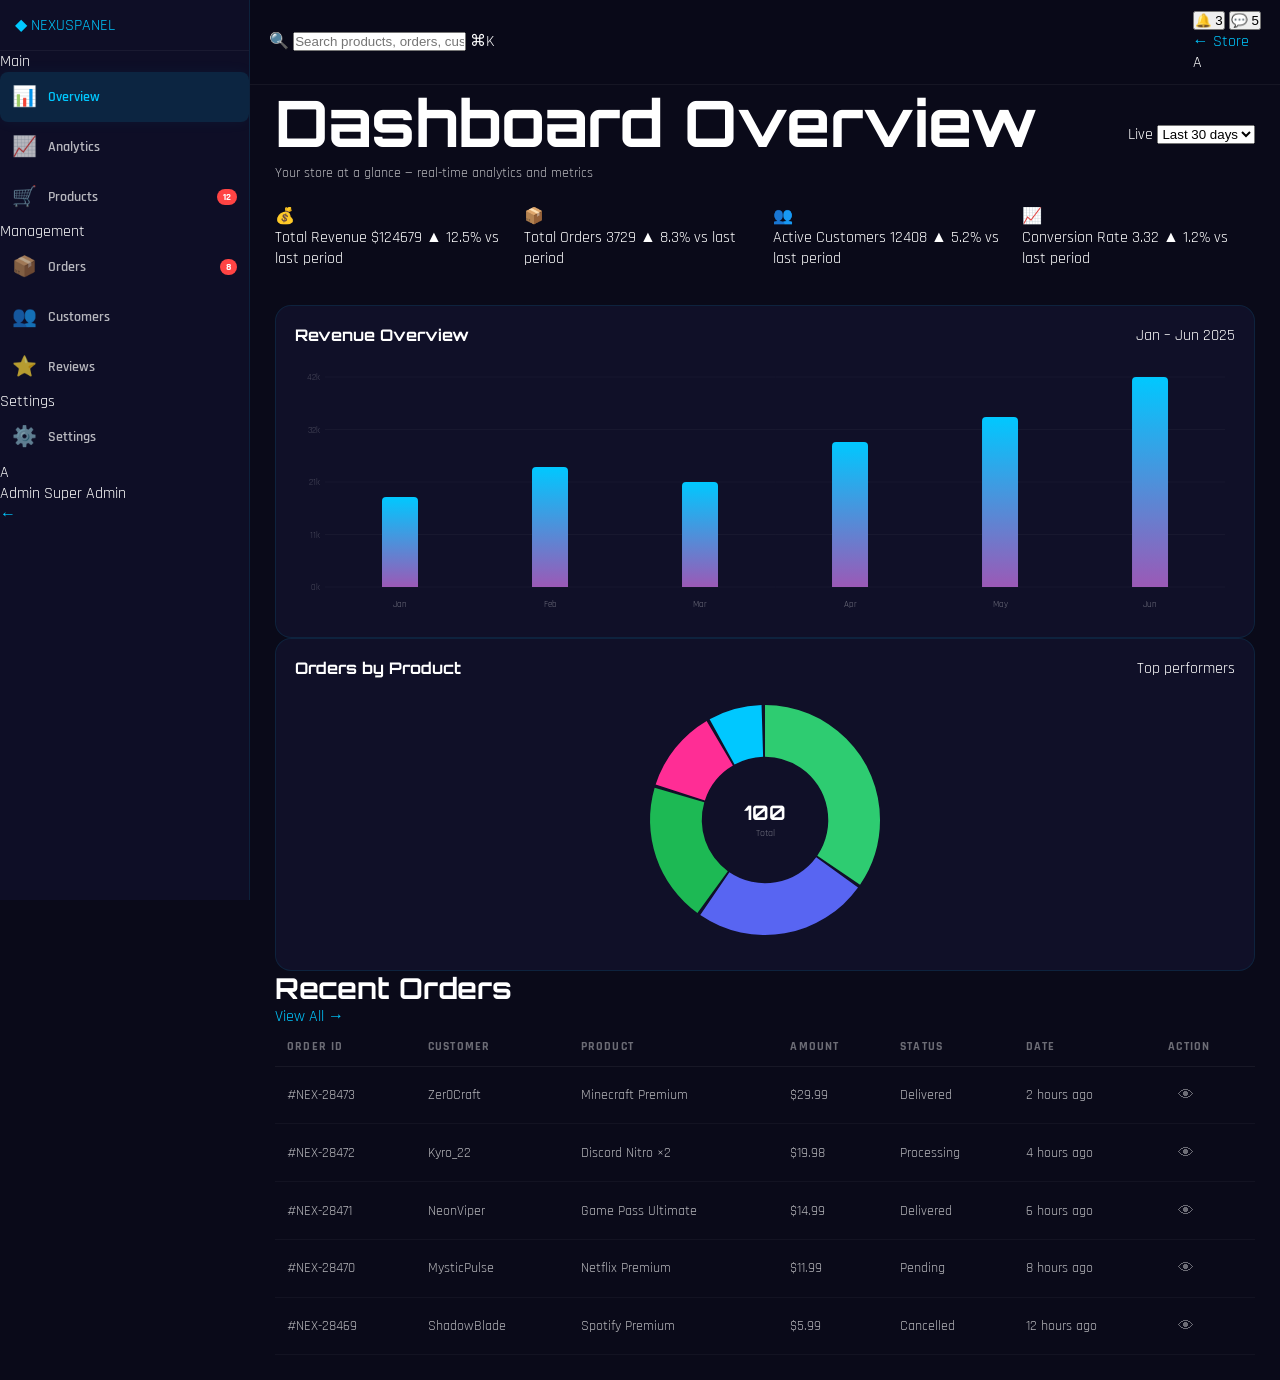
<file: dashboard.html>
<!DOCTYPE html>
<html lang="en">
<head>
  <meta charset="UTF-8" />
  <meta name="viewport" content="width=device-width, initial-scale=1.0" />
  <title>NexusStore – Admin Dashboard</title>

  <!-- Preconnect for performance -->
  <link rel="preconnect" href="https://fonts.googleapis.com" />
  <link rel="preconnect" href="https://fonts.gstatic.com" crossorigin />
  <link rel="dns-prefetch" href="https://fonts.gstatic.com" />

  <link rel="stylesheet" href="styles.css" />
  <link rel="stylesheet" href="dashboard.css" />
  <link href="https://fonts.googleapis.com/css2?family=Orbitron:wght@400;600;700&family=Rajdhani:wght@400;500;600;700&display=swap" rel="stylesheet" />
</head>
<body>

  <!-- ====== SIDEBAR ====== -->
  <aside class="dash-sidebar" id="dash-sidebar">
    <div class="dash-sidebar-header">
      <a href="index.html" class="dash-logo">
        <span class="dash-logo-icon">◆</span>
        <span class="dash-logo-text">NEXUS<span class="dash-logo-accent">PANEL</span></span>
      </a>
      <button class="dash-sidebar-close" id="dash-sidebar-close" aria-label="Close sidebar">✕</button>
    </div>

    <nav class="dash-sidebar-nav">
      <div class="dash-nav-section-label">Main</div>
      <a href="#" class="dash-nav-item active" data-section="overview">
        <span class="dash-nav-icon">📊</span>
        <span class="dash-nav-label">Overview</span>
      </a>
      <a href="#" class="dash-nav-item" data-section="analytics">
        <span class="dash-nav-icon">📈</span>
        <span class="dash-nav-label">Analytics</span>
      </a>
      <a href="#" class="dash-nav-item" data-section="products">
        <span class="dash-nav-icon">🛒</span>
        <span class="dash-nav-label">Products</span>
        <span class="dash-nav-badge">12</span>
      </a>

      <div class="dash-nav-section-label">Management</div>
      <a href="#" class="dash-nav-item" data-section="orders">
        <span class="dash-nav-icon">📦</span>
        <span class="dash-nav-label">Orders</span>
        <span class="dash-nav-badge dash-nav-badge-orange">8</span>
      </a>
      <a href="#" class="dash-nav-item" data-section="customers">
        <span class="dash-nav-icon">👥</span>
        <span class="dash-nav-label">Customers</span>
      </a>
      <a href="#" class="dash-nav-item" data-section="reviews">
        <span class="dash-nav-icon">⭐</span>
        <span class="dash-nav-label">Reviews</span>
      </a>

      <div class="dash-nav-section-label">Settings</div>
      <a href="#" class="dash-nav-item" data-section="settings">
        <span class="dash-nav-icon">⚙️</span>
        <span class="dash-nav-label">Settings</span>
      </a>
    </nav>

    <div class="dash-sidebar-footer">
      <div class="dash-sidebar-user">
        <div class="dash-user-avatar">A</div>
        <div class="dash-user-info">
          <span class="dash-user-name">Admin</span>
          <span class="dash-user-role">Super Admin</span>
        </div>
      </div>
      <a href="index.html" class="dash-sidebar-logout" title="Back to Store">←</a>
    </div>
  </aside>

  <!-- ====== SIDEBAR OVERLAY ====== -->
  <div class="dash-overlay" id="dash-overlay"></div>

  <!-- ====== MAIN WRAPPER ====== -->
  <div class="dash-main" id="dash-main">

    <!-- ====== TOP BAR ====== -->
    <header class="dash-topbar">
      <div class="dash-topbar-left">
        <button class="dash-hamburger" id="dash-hamburger" aria-label="Toggle sidebar">
          <span></span><span></span><span></span>
        </button>
        <div class="dash-search-wrap">
          <span class="dash-search-icon">🔍</span>
          <input type="text" class="dash-search" placeholder="Search products, orders, customers..." />
          <span class="dash-search-shortcut">⌘K</span>
        </div>
      </div>
      <div class="dash-topbar-right">
        <button class="dash-topbar-btn" aria-label="Notifications">
          <span class="dash-topbar-btn-icon">🔔</span>
          <span class="dash-topbar-badge" id="dash-notif-badge">3</span>
        </button>
        <button class="dash-topbar-btn" aria-label="Messages">
          <span class="dash-topbar-btn-icon">💬</span>
          <span class="dash-topbar-badge dash-topbar-badge-purple">5</span>
        </button>
        <div class="dash-topbar-divider"></div>
        <a href="index.html" class="dash-topbar-store">← Store</a>
        <div class="dash-topbar-avatar">A</div>
      </div>
    </header>

    <!-- ====== DASHBOARD CONTENT ====== -->
    <div class="dash-content">

      <!-- ====== SECTION: OVERVIEW ====== -->
      <section class="dash-section active" id="section-overview">
        <div class="dash-section-header">
          <div>
            <h1 class="dash-page-title">Dashboard Overview</h1>
            <p class="dash-page-subtitle">Your store at a glance — real-time analytics and metrics</p>
          </div>
          <div class="dash-header-actions">
            <span class="dash-live-dot"></span>
            <span class="dash-live-text">Live</span>
            <select class="dash-date-select">
              <option>Last 7 days</option>
              <option selected>Last 30 days</option>
              <option>Last 90 days</option>
              <option>This Year</option>
            </select>
          </div>
        </div>

        <!-- Analytics Cards -->
        <div class="dash-cards">
          <div class="dash-card dash-card-gradient" data-aos="fade-up" data-aos-delay="0">
            <div class="dash-card-glow"></div>
            <div class="dash-card-icon-box" style="--icon-bg: rgba(0,212,255,0.12);">
              <span>💰</span>
            </div>
            <div class="dash-card-info">
              <span class="dash-card-label">Total Revenue</span>
              <span class="dash-card-value" id="stat-revenue" data-target="128450">$0</span>
              <span class="dash-card-change up">▲ 12.5% vs last period</span>
            </div>
          </div>

          <div class="dash-card" data-aos="fade-up" data-aos-delay="100">
            <div class="dash-card-glow"></div>
            <div class="dash-card-icon-box" style="--icon-bg: rgba(139,92,246,0.12);">
              <span>📦</span>
            </div>
            <div class="dash-card-info">
              <span class="dash-card-label">Total Orders</span>
              <span class="dash-card-value" id="stat-orders" data-target="3842">0</span>
              <span class="dash-card-change up">▲ 8.3% vs last period</span>
            </div>
          </div>

          <div class="dash-card" data-aos="fade-up" data-aos-delay="200">
            <div class="dash-card-glow"></div>
            <div class="dash-card-icon-box" style="--icon-bg: rgba(0,255,136,0.12);">
              <span>👥</span>
            </div>
            <div class="dash-card-info">
              <span class="dash-card-label">Active Customers</span>
              <span class="dash-card-value" id="stat-customers" data-target="12783">0</span>
              <span class="dash-card-change up">▲ 5.2% vs last period</span>
            </div>
          </div>

          <div class="dash-card" data-aos="fade-up" data-aos-delay="300">
            <div class="dash-card-glow"></div>
            <div class="dash-card-icon-box" style="--icon-bg: rgba(255,60,172,0.12);">
              <span>📈</span>
            </div>
            <div class="dash-card-info">
              <span class="dash-card-label">Conversion Rate</span>
              <span class="dash-card-value" id="stat-conversion" data-target="3.42">0%</span>
              <span class="dash-card-change up">▲ 1.2% vs last period</span>
            </div>
          </div>
        </div>

        <!-- Charts Row -->
        <div class="dash-charts-row">
          <div class="dash-chart-card" data-aos="fade-up" data-aos-delay="100">
            <div class="dash-chart-header">
              <h3>Revenue Overview</h3>
              <span class="dash-chart-period">Jan – Jun 2025</span>
            </div>
            <div class="dash-chart-body">
              <canvas id="chart-revenue" width="600" height="250"></canvas>
            </div>
          </div>

          <div class="dash-chart-card" data-aos="fade-up" data-aos-delay="200">
            <div class="dash-chart-header">
              <h3>Orders by Product</h3>
              <span class="dash-chart-period">Top performers</span>
            </div>
            <div class="dash-chart-body">
              <canvas id="chart-products" width="600" height="250"></canvas>
            </div>
          </div>
        </div>

        <!-- Recent Orders Table -->
        <div class="dash-table-card" data-aos="fade-up" data-aos-delay="150">
          <div class="dash-table-header">
            <h3>Recent Orders</h3>
            <a href="#" class="dash-table-view-all" data-section="orders">View All →</a>
          </div>
          <div class="dash-table-wrap">
            <table class="dash-table">
              <thead>
                <tr>
                  <th>Order ID</th>
                  <th>Customer</th>
                  <th>Product</th>
                  <th>Amount</th>
                  <th>Status</th>
                  <th>Date</th>
                  <th>Action</th>
                </tr>
              </thead>
              <tbody>
                <tr>
                  <td><span class="dash-order-id">#NEX-28473</span></td>
                  <td><span class="dash-customer-name">Zer0Craft</span></td>
                  <td>Minecraft Premium</td>
                  <td><span class="dash-amount">$29.99</span></td>
                  <td><span class="dash-status delivered">Delivered</span></td>
                  <td>2 hours ago</td>
                  <td><button class="dash-action-btn" aria-label="View order">👁</button></td>
                </tr>
                <tr>
                  <td><span class="dash-order-id">#NEX-28472</span></td>
                  <td><span class="dash-customer-name">Kyro_22</span></td>
                  <td>Discord Nitro ×2</td>
                  <td><span class="dash-amount">$19.98</span></td>
                  <td><span class="dash-status processing">Processing</span></td>
                  <td>4 hours ago</td>
                  <td><button class="dash-action-btn" aria-label="View order">👁</button></td>
                </tr>
                <tr>
                  <td><span class="dash-order-id">#NEX-28471</span></td>
                  <td><span class="dash-customer-name">NeonViper</span></td>
                  <td>Game Pass Ultimate</td>
                  <td><span class="dash-amount">$14.99</span></td>
                  <td><span class="dash-status delivered">Delivered</span></td>
                  <td>6 hours ago</td>
                  <td><button class="dash-action-btn" aria-label="View order">👁</button></td>
                </tr>
                <tr>
                  <td><span class="dash-order-id">#NEX-28470</span></td>
                  <td><span class="dash-customer-name">MysticPulse</span></td>
                  <td>Netflix Premium</td>
                  <td><span class="dash-amount">$11.99</span></td>
                  <td><span class="dash-status pending">Pending</span></td>
                  <td>8 hours ago</td>
                  <td><button class="dash-action-btn" aria-label="View order">👁</button></td>
                </tr>
                <tr>
                  <td><span class="dash-order-id">#NEX-28469</span></td>
                  <td><span class="dash-customer-name">ShadowBlade</span></td>
                  <td>Spotify Premium</td>
                  <td><span class="dash-amount">$5.99</span></td>
                  <td><span class="dash-status cancelled">Cancelled</span></td>
                  <td>12 hours ago</td>
                  <td><button class="dash-action-btn" aria-label="View order">👁</button></td>
                </tr>
              </tbody>
            </table>
          </div>
        </div>
      </section>

      <!-- ====== SECTION: ANALYTICS ====== -->
      <section class="dash-section" id="section-analytics">
        <div class="dash-section-header">
          <div>
            <h1 class="dash-page-title">Analytics</h1>
            <p class="dash-page-subtitle">Deep-dive metrics and performance data</p>
          </div>
        </div>

        <div class="dash-cards">
          <div class="dash-card" data-aos="fade-up">
            <div class="dash-card-glow"></div>
            <div class="dash-card-icon-box" style="--icon-bg: rgba(0,212,255,0.12);"><span>👁</span></div>
            <div class="dash-card-info">
              <span class="dash-card-label">Page Views</span>
              <span class="dash-card-value">142,893</span>
              <span class="dash-card-change up">▲ 18.7%</span>
            </div>
          </div>
          <div class="dash-card" data-aos="fade-up" data-aos-delay="100">
            <div class="dash-card-glow"></div>
            <div class="dash-card-icon-box" style="--icon-bg: rgba(139,92,246,0.12);"><span>🔄</span></div>
            <div class="dash-card-info">
              <span class="dash-card-label">Avg. Session</span>
              <span class="dash-card-value">4m 32s</span>
              <span class="dash-card-change up">▲ 6.1%</span>
            </div>
          </div>
          <div class="dash-card" data-aos="fade-up" data-aos-delay="200">
            <div class="dash-card-glow"></div>
            <div class="dash-card-icon-box" style="--icon-bg: rgba(0,255,136,0.12);"><span>⭐</span></div>
            <div class="dash-card-info">
              <span class="dash-card-label">Avg. Rating</span>
              <span class="dash-card-value">4.8 ★</span>
              <span class="dash-card-change up">▲ 0.3</span>
            </div>
          </div>
          <div class="dash-card" data-aos="fade-up" data-aos-delay="300">
            <div class="dash-card-glow"></div>
            <div class="dash-card-icon-box" style="--icon-bg: rgba(255,60,172,0.12);"><span>📤</span></div>
            <div class="dash-card-info">
              <span class="dash-card-label">Bounce Rate</span>
              <span class="dash-card-value">24.1%</span>
              <span class="dash-card-change down">▼ 3.2%</span>
            </div>
          </div>
        </div>

        <!-- Full-width chart -->
        <div class="dash-chart-card dash-chart-full" data-aos="fade-up">
          <div class="dash-chart-header">
            <h3>Revenue Trend (12 Months)</h3>
            <span class="dash-chart-period">Jul 2024 – Jun 2025</span>
          </div>
          <div class="dash-chart-body">
            <canvas id="chart-revenue-full" width="1100" height="280"></canvas>
          </div>
        </div>
      </section>

      <!-- ====== SECTION: PRODUCTS ====== -->
      <section class="dash-section" id="section-products">
        <div class="dash-section-header">
          <div>
            <h1 class="dash-page-title">Products</h1>
            <p class="dash-page-subtitle">Manage your digital product catalog</p>
          </div>
          <button class="dash-add-btn btn-glow btn-sm btn-ripple">+ Add Product</button>
        </div>

        <div class="dash-table-card">
          <div class="dash-table-header">
            <div class="dash-table-filter-row">
              <div class="dash-search-wrap dash-table-search">
                <span class="dash-search-icon">🔍</span>
                <input type="text" class="dash-search dash-search-sm" placeholder="Search products..." />
              </div>
              <select class="dash-filter-select">
                <option>All Categories</option>
                <option>Gaming Accounts</option>
                <option>Subscriptions</option>
                <option>Gift Cards</option>
              </select>
            </div>
          </div>
          <div class="dash-table-wrap">
            <table class="dash-table">
              <thead>
                <tr>
                  <th>Product</th>
                  <th>Category</th>
                  <th>Price</th>
                  <th>Sales</th>
                  <th>Revenue</th>
                  <th>Stock</th>
                  <th>Status</th>
                  <th>Actions</th>
                </tr>
              </thead>
              <tbody>
                <tr>
                  <td>
                    <div class="dash-product-cell">
                      <span class="dash-product-emoji" style="background:rgba(26,107,50,0.15);">⛏</span>
                      <span class="dash-product-name">Minecraft Premium</span>
                    </div>
                  </td>
                  <td>Gaming Account</td>
                  <td><span class="dash-amount">$29.99</span></td>
                  <td>1,847</td>
                  <td><span class="dash-amount">$55,392</span></td>
                  <td><span class="dash-stock high">238</span></td>
                  <td><span class="dash-status delivered">Active</span></td>
                  <td>
                    <div class="dash-table-actions">
                      <button class="dash-action-btn" aria-label="Edit">✏️</button>
                      <button class="dash-action-btn" aria-label="Delete">🗑</button>
                    </div>
                  </td>
                </tr>
                <tr>
                  <td>
                    <div class="dash-product-cell">
                      <span class="dash-product-emoji" style="background:rgba(88,101,242,0.15);">💬</span>
                      <span class="dash-product-name">Discord Nitro</span>
                    </div>
                  </td>
                  <td>Subscription</td>
                  <td><span class="dash-amount">$9.99</span></td>
                  <td>3,421</td>
                  <td><span class="dash-amount">$34,176</span></td>
                  <td><span class="dash-stock high">∞</span></td>
                  <td><span class="dash-status delivered">Active</span></td>
                  <td>
                    <div class="dash-table-actions">
                      <button class="dash-action-btn" aria-label="Edit">✏️</button>
                      <button class="dash-action-btn" aria-label="Delete">🗑</button>
                    </div>
                  </td>
                </tr>
                <tr>
                  <td>
                    <div class="dash-product-cell">
                      <span class="dash-product-emoji" style="background:rgba(29,185,84,0.15);">🎵</span>
                      <span class="dash-product-name">Spotify Premium</span>
                    </div>
                  </td>
                  <td>Subscription</td>
                  <td><span class="dash-amount">$5.99</span></td>
                  <td>2,893</td>
                  <td><span class="dash-amount">$17,329</span></td>
                  <td><span class="dash-stock high">∞</span></td>
                  <td><span class="dash-status delivered">Active</span></td>
                  <td>
                    <div class="dash-table-actions">
                      <button class="dash-action-btn" aria-label="Edit">✏️</button>
                      <button class="dash-action-btn" aria-label="Delete">🗑</button>
                    </div>
                  </td>
                </tr>
                <tr>
                  <td>
                    <div class="dash-product-cell">
                      <span class="dash-product-emoji" style="background:rgba(229,9,20,0.15);">🎬</span>
                      <span class="dash-product-name">Netflix Premium</span>
                    </div>
                  </td>
                  <td>Subscription</td>
                  <td><span class="dash-amount">$11.99</span></td>
                  <td>1,562</td>
                  <td><span class="dash-amount">$18,728</span></td>
                  <td><span class="dash-stock med">45</span></td>
                  <td><span class="dash-status delivered">Active</span></td>
                  <td>
                    <div class="dash-table-actions">
                      <button class="dash-action-btn" aria-label="Edit">✏️</button>
                      <button class="dash-action-btn" aria-label="Delete">🗑</button>
                    </div>
                  </td>
                </tr>
                <tr>
                  <td>
                    <div class="dash-product-cell">
                      <span class="dash-product-emoji" style="background:rgba(16,124,16,0.15);">🎮</span>
                      <span class="dash-product-name">Game Pass Ultimate</span>
                    </div>
                  </td>
                  <td>Subscription</td>
                  <td><span class="dash-amount">$14.99</span></td>
                  <td>2,104</td>
                  <td><span class="dash-amount">$31,539</span></td>
                  <td><span class="dash-stock low">12</span></td>
                  <td><span class="dash-status processing">Low Stock</span></td>
                  <td>
                    <div class="dash-table-actions">
                      <button class="dash-action-btn" aria-label="Edit">✏️</button>
                      <button class="dash-action-btn" aria-label="Delete">🗑</button>
                    </div>
                  </td>
                </tr>
              </tbody>
            </table>
          </div>
          <div class="dash-table-footer">
            <span class="dash-table-info">Showing 5 of 12 products</span>
            <div class="dash-table-pages">
              <button class="dash-page-btn">‹</button>
              <button class="dash-page-btn active">1</button>
              <button class="dash-page-btn">2</button>
              <button class="dash-page-btn">3</button>
              <button class="dash-page-btn">›</button>
            </div>
          </div>
        </div>
      </section>

      <!-- ====== SECTION: ORDERS ====== -->
      <section class="dash-section" id="section-orders">
        <div class="dash-section-header">
          <div>
            <h1 class="dash-page-title">Orders</h1>
            <p class="dash-page-subtitle">Track and manage all customer orders</p>
          </div>
          <div class="dash-header-actions">
            <select class="dash-filter-select">
              <option>All Statuses</option>
              <option>Delivered</option>
              <option>Processing</option>
              <option>Pending</option>
              <option>Cancelled</option>
            </select>
          </div>
        </div>

        <div class="dash-table-card">
          <div class="dash-table-wrap">
            <table class="dash-table">
              <thead>
                <tr>
                  <th><label class="dash-checkbox"><input type="checkbox" /><span class="dash-checkbox-mark"></span></label></th>
                  <th>Order ID</th>
                  <th>Customer</th>
                  <th>Product</th>
                  <th>Amount</th>
                  <th>Payment</th>
                  <th>Status</th>
                  <th>Date</th>
                  <th>Actions</th>
                </tr>
              </thead>
              <tbody>
                <tr>
                  <td><label class="dash-checkbox"><input type="checkbox" /><span class="dash-checkbox-mark"></span></label></td>
                  <td><span class="dash-order-id">#NEX-28473</span></td>
                  <td><span class="dash-customer-name">Zer0Craft</span></td>
                  <td>Minecraft Premium</td>
                  <td><span class="dash-amount">$29.99</span></td>
                  <td><span class="dash-payment-card">💳 Visa</span></td>
                  <td><span class="dash-status delivered">Delivered</span></td>
                  <td>Jun 15, 2025</td>
                  <td><button class="dash-action-btn" aria-label="View">👁</button></td>
                </tr>
                <tr>
                  <td><label class="dash-checkbox"><input type="checkbox" /><span class="dash-checkbox-mark"></span></label></td>
                  <td><span class="dash-order-id">#NEX-28472</span></td>
                  <td><span class="dash-customer-name">Kyro_22</span></td>
                  <td>Discord Nitro ×2</td>
                  <td><span class="dash-amount">$19.98</span></td>
                  <td><span class="dash-payment-card">💳 Mastercard</span></td>
                  <td><span class="dash-status processing">Processing</span></td>
                  <td>Jun 15, 2025</td>
                  <td><button class="dash-action-btn" aria-label="View">👁</button></td>
                </tr>
                <tr>
                  <td><label class="dash-checkbox"><input type="checkbox" /><span class="dash-checkbox-mark"></span></label></td>
                  <td><span class="dash-order-id">#NEX-28471</span></td>
                  <td><span class="dash-customer-name">NeonViper</span></td>
                  <td>Game Pass Ultimate</td>
                  <td><span class="dash-amount">$14.99</span></td>
                  <td><span class="dash-payment-paypal">🅿 PayPal</span></td>
                  <td><span class="dash-status delivered">Delivered</span></td>
                  <td>Jun 14, 2025</td>
                  <td><button class="dash-action-btn" aria-label="View">👁</button></td>
                </tr>
                <tr>
                  <td><label class="dash-checkbox"><input type="checkbox" /><span class="dash-checkbox-mark"></span></label></td>
                  <td><span class="dash-order-id">#NEX-28470</span></td>
                  <td><span class="dash-customer-name">MysticPulse</span></td>
                  <td>Netflix Premium</td>
                  <td><span class="dash-amount">$11.99</span></td>
                  <td><span class="dash-payment-crypto">₿ Crypto</span></td>
                  <td><span class="dash-status pending">Pending</span></td>
                  <td>Jun 14, 2025</td>
                  <td><button class="dash-action-btn" aria-label="View">👁</button></td>
                </tr>
                <tr>
                  <td><label class="dash-checkbox"><input type="checkbox" /><span class="dash-checkbox-mark"></span></label></td>
                  <td><span class="dash-order-id">#NEX-28469</span></td>
                  <td><span class="dash-customer-name">ShadowBlade</span></td>
                  <td>Spotify Premium</td>
                  <td><span class="dash-amount">$5.99</span></td>
                  <td><span class="dash-payment-card">💳 Amex</span></td>
                  <td><span class="dash-status cancelled">Cancelled</span></td>
                  <td>Jun 13, 2025</td>
                  <td><button class="dash-action-btn" aria-label="View">👁</button></td>
                </tr>
              </tbody>
            </table>
          </div>
        </div>
      </section>

      <!-- ====== SECTION: CUSTOMERS ====== -->
      <section class="dash-section" id="section-customers">
        <div class="dash-section-header">
          <div>
            <h1 class="dash-page-title">Customers</h1>
            <p class="dash-page-subtitle">Your growing gaming community</p>
          </div>
        </div>

        <div class="dash-cards">
          <div class="dash-card" data-aos="fade-up">
            <div class="dash-card-glow"></div>
            <div class="dash-card-icon-box" style="--icon-bg: rgba(0,212,255,0.12);"><span>👥</span></div>
            <div class="dash-card-info">
              <span class="dash-card-label">Total Customers</span>
              <span class="dash-card-value">50,284</span>
              <span class="dash-card-change up">▲ +2,341 this month</span>
            </div>
          </div>
          <div class="dash-card" data-aos="fade-up" data-aos-delay="100">
            <div class="dash-card-glow"></div>
            <div class="dash-card-icon-box" style="--icon-bg: rgba(139,92,246,0.12);"><span>🔄</span></div>
            <div class="dash-card-info">
              <span class="dash-card-label">Repeat Rate</span>
              <span class="dash-card-value">68%</span>
              <span class="dash-card-change up">▲ 4.2%</span>
            </div>
          </div>
          <div class="dash-card" data-aos="fade-up" data-aos-delay="200">
            <div class="dash-card-glow"></div>
            <div class="dash-card-icon-box" style="--icon-bg: rgba(0,255,136,0.12);"><span>💎</span></div>
            <div class="dash-card-info">
              <span class="dash-card-label">VIP Customers</span>
              <span class="dash-card-value">3,847</span>
              <span class="dash-card-change up">▲ 284 new</span>
            </div>
          </div>
          <div class="dash-card" data-aos="fade-up" data-aos-delay="300">
            <div class="dash-card-glow"></div>
            <div class="dash-card-icon-box" style="--icon-bg: rgba(255,60,172,0.12);"><span>🌍</span></div>
            <div class="dash-card-info">
              <span class="dash-card-label">Countries</span>
              <span class="dash-card-value">42</span>
              <span class="dash-card-change">Global reach</span>
            </div>
          </div>
        </div>
      </section>

      <!-- ====== SECTION: REVIEWS ====== -->
      <section class="dash-section" id="section-reviews">
        <div class="dash-section-header">
          <div>
            <h1 class="dash-page-title">Reviews</h1>
            <p class="dash-page-subtitle">Customer feedback and ratings</p>
          </div>
        </div>
        <div class="dash-table-card">
          <div class="dash-table-wrap">
            <table class="dash-table">
              <thead>
                <tr>
                  <th>Customer</th>
                  <th>Product</th>
                  <th>Rating</th>
                  <th>Review</th>
                  <th>Date</th>
                  <th>Status</th>
                  <th>Actions</th>
                </tr>
              </thead>
              <tbody>
                <tr>
                  <td><span class="dash-customer-name">Zer0Craft</span></td>
                  <td>Minecraft Premium</td>
                  <td><span class="dash-stars">★★★★★</span></td>
                  <td class="dash-review-text">\"Instant delivery, amazing cape!\"</td>
                  <td>2 days ago</td>
                  <td><span class="dash-status delivered">Approved</span></td>
                  <td><button class="dash-action-btn">✏️</button></td>
                </tr>
                <tr>
                  <td><span class="dash-customer-name">Kyro_22</span></td>
                  <td>Discord Nitro</td>
                  <td><span class="dash-stars">★★★★★</span></td>
                  <td class="dash-review-text">\"Best price on the web!\"</td>
                  <td>3 days ago</td>
                  <td><span class="dash-status delivered">Approved</span></td>
                  <td><button class="dash-action-btn">✏️</button></td>
                </tr>
                <tr>
                  <td><span class="dash-customer-name">NeonViper</span></td>
                  <td>Game Pass Ultimate</td>
                  <td><span class="dash-stars">★★★★☆</span></td>
                  <td class="dash-review-text">\"Great value, fast delivery\"</td>
                  <td>5 days ago</td>
                  <td><span class="dash-status pending">Pending</span></td>
                  <td><button class="dash-action-btn">✏️</button></td>
                </tr>
              </tbody>
            </table>
          </div>
        </div>
      </section>

      <!-- ====== SECTION: SETTINGS ====== -->
      <section class="dash-section" id="section-settings">
        <div class="dash-section-header">
          <div>
            <h1 class="dash-page-title">Settings</h1>
            <p class="dash-page-subtitle">Configure your store preferences</p>
          </div>
        </div>

        <div class="dash-settings-grid">
          <div class="dash-card dash-settings-card">
            <div class="dash-card-glow"></div>
            <div class="dash-card-header">
              <span class="dash-card-icon">🔔</span>
              <h2>Notifications</h2>
            </div>
            <div class="dash-card-body">
              <div class="dash-toggle-row">
                <span>Email order confirmations</span>
                <label class="dash-toggle"><input type="checkbox" checked /><span class="dash-toggle-slider"></span></label>
              </div>
              <div class="dash-toggle-row">
                <span>Low stock alerts</span>
                <label class="dash-toggle"><input type="checkbox" checked /><span class="dash-toggle-slider"></span></label>
              </div>
              <div class="dash-toggle-row">
                <span>New review notifications</span>
                <label class="dash-toggle"><input type="checkbox" /><span class="dash-toggle-slider"></span></label>
              </div>
            </div>
          </div>

          <div class="dash-card dash-settings-card">
            <div class="dash-card-glow"></div>
            <div class="dash-card-header">
              <span class="dash-card-icon">🔒</span>
              <h2>Security</h2>
            </div>
            <div class="dash-card-body">
              <div class="dash-toggle-row">
                <span>Two-factor authentication</span>
                <label class="dash-toggle"><input type="checkbox" /><span class="dash-toggle-slider"></span></label>
              </div>
              <div class="dash-toggle-row">
                <span>Fraud detection</span>
                <label class="dash-toggle"><input type="checkbox" checked /><span class="dash-toggle-slider"></span></label>
              </div>
              <div class="dash-toggle-row">
                <span>Auto-block VPN</span>
                <label class="dash-toggle"><input type="checkbox" checked /><span class="dash-toggle-slider"></span></label>
              </div>
            </div>
          </div>

          <div class="dash-card dash-settings-card">
            <div class="dash-card-glow"></div>
            <div class="dash-card-header">
              <span class="dash-card-icon">💳</span>
              <h2>Payment</h2>
            </div>
            <div class="dash-card-body">
              <div class="dash-toggle-row">
                <span>Accept credit cards</span>
                <label class="dash-toggle"><input type="checkbox" checked /><span class="dash-toggle-slider"></span></label>
              </div>
              <div class="dash-toggle-row">
                <span>Accept PayPal</span>
                <label class="dash-toggle"><input type="checkbox" checked /><span class="dash-toggle-slider"></span></label>
              </div>
              <div class="dash-toggle-row">
                <span>Accept crypto (5% off)</span>
                <label class="dash-toggle"><input type="checkbox" checked /><span class="dash-toggle-slider"></span></label>
              </div>
            </div>
          </div>
        </div>
      </section>

    </div>
  </div>

  <!-- ====== TOAST NOTIFICATION ====== -->
  <div class="dash-toast" id="dash-toast">
    <div class="dash-toast-icon">✓</div>
    <div class="dash-toast-content">
      <span class="dash-toast-title">Welcome back!</span>
      <span class="dash-toast-text">Dashboard loaded. 8 new orders since your last visit.</span>
    </div>
    <button class="dash-toast-close" aria-label="Dismiss">✕</button>
  </div>

  <div id="nx-notifications" aria-live="polite" aria-label="Live purchase notifications"></div>

  <script src="dashboard.js"></script>
  <script src="notifications.js"></script>
</body>
</html>
</file>
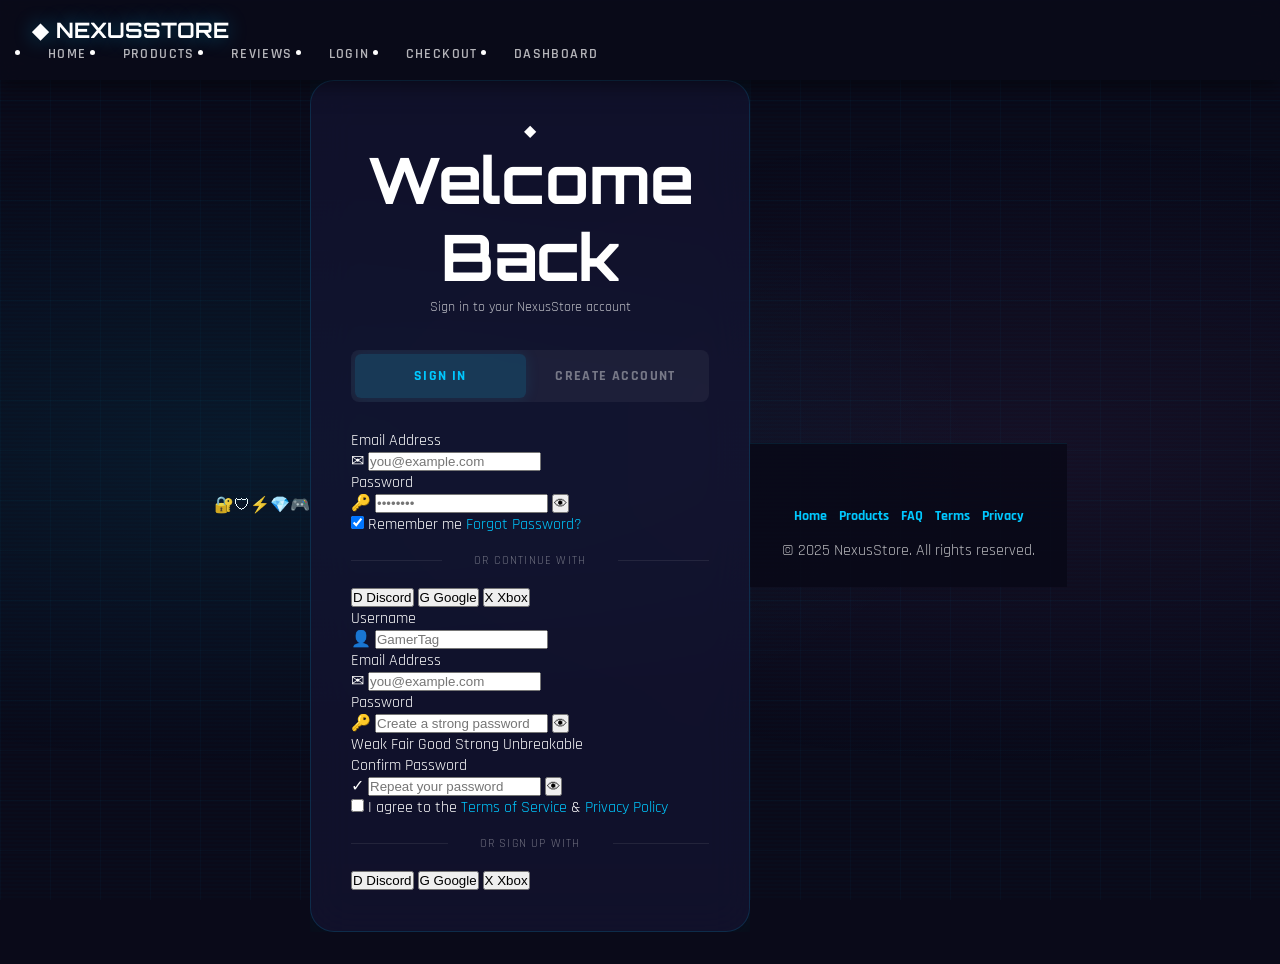
<file: login.html>
<!DOCTYPE html>
<html lang="en">
<head>
  <meta charset="UTF-8" />
  <meta name="viewport" content="width=device-width, initial-scale=1.0" />
  <title>NexusStore – Login & Register</title>

  <!-- Preconnect for performance -->
  <link rel="preconnect" href="https://fonts.googleapis.com" />
  <link rel="preconnect" href="https://fonts.gstatic.com" crossorigin />
  <link rel="dns-prefetch" href="https://fonts.gstatic.com" />

  <link rel="stylesheet" href="styles.css" />
  <link rel="stylesheet" href="login.css" />
  <link href="https://fonts.googleapis.com/css2?family=Orbitron:wght@400;600;700&family=Rajdhani:wght@400;500;600;700&display=swap" rel="stylesheet" />
</head>
<body class="auth-page">

  <!-- ====== FLOATING PARTICLES CANVAS ====== -->
  <canvas id="particles-canvas"></canvas>

  <!-- ====== MOUSE TRAIL ====== -->
  <canvas id="mouse-trail-canvas"></canvas>

  <!-- ====== SCROLL PROGRESS BAR ====== -->
  <div id="scroll-progress"></div>

  <!-- ====== BACKGROUND EFFECTS ====== -->
  <div class="auth-bg-gradient"></div>
  <div class="auth-bg-grid"></div>
  <div class="auth-scanlines"></div>
  <div class="auth-glow-orb aorb-1"></div>
  <div class="auth-glow-orb aorb-2"></div>
  <div class="auth-glow-orb aorb-3"></div>

  <!-- ====== NAVBAR ====== -->
  <nav id="navbar" class="scrolled">
    <div class="nav-container">
      <a href="index.html" class="nav-logo">
        <span class="logo-icon">◆</span>
        <span class="logo-text">NEXUS<span class="logo-accent">STORE</span></span>
      </a>
      <ul class="nav-links" id="nav-links">
        <li><a href="index.html">Home</a></li>
        <li><a href="index.html#products">Products</a></li>
        <li><a href="index.html#reviews">Reviews</a></li>
        <li><a href="login.html" class="active">Login</a></li>
        <li><a href="checkout.html">Checkout</a></li>
        <li><a href="dashboard.html">Dashboard</a></li>
      </ul>
      <div class="nav-actions">
        <a href="index.html" class="btn-glow btn-sm btn-ripple">← Back</a>
        <button class="hamburger" id="hamburger" aria-label="Toggle navigation">
          <span></span><span></span><span></span>
        </button>
      </div>
    </div>
  </nav>

  <!-- ====== FLOATING CUBES ====== -->
  <div class="auth-cube-container">
    <div class="auth-cube acube-1">
      <div class="auth-cube-inner">
        <div class="auth-cube-face front"></div>
        <div class="auth-cube-face back"></div>
        <div class="auth-cube-face right"></div>
        <div class="auth-cube-face left"></div>
        <div class="auth-cube-face top"></div>
        <div class="auth-cube-face bottom"></div>
      </div>
    </div>
    <div class="auth-cube acube-2">
      <div class="auth-cube-inner">
        <div class="auth-cube-face front"></div>
        <div class="auth-cube-face back"></div>
        <div class="auth-cube-face right"></div>
        <div class="auth-cube-face left"></div>
        <div class="auth-cube-face top"></div>
        <div class="auth-cube-face bottom"></div>
      </div>
    </div>
    <div class="auth-cube acube-3">
      <div class="auth-cube-inner">
        <div class="auth-cube-face front"></div>
        <div class="auth-cube-face back"></div>
        <div class="auth-cube-face right"></div>
        <div class="auth-cube-face left"></div>
        <div class="auth-cube-face top"></div>
        <div class="auth-cube-face bottom"></div>
      </div>
    </div>
  </div>

  <!-- ====== FLOATING ICONS ====== -->
  <div class="auth-float-icon aicon-1">🔐</div>
  <div class="auth-float-icon aicon-2">🛡</div>
  <div class="auth-float-icon aicon-3">⚡</div>
  <div class="auth-float-icon aicon-4">💎</div>
  <div class="auth-float-icon aicon-5">🎮</div>

  <!-- ====== AUTH CARD ====== -->
  <main class="auth-section">
    <div class="auth-card" id="auth-card">

      <!-- Glow border -->
      <div class="auth-card-glow"></div>

      <!-- Logo -->
      <div class="auth-card-header">
        <div class="auth-logo-icon">◆</div>
        <h1 class="auth-title">Welcome Back</h1>
        <p class="auth-subtitle">Sign in to your NexusStore account</p>
      </div>

      <!-- Tab Toggle -->
      <div class="auth-tabs" role="tablist">
        <button class="auth-tab active" data-tab="login" role="tab" aria-selected="true" aria-controls="login-form">Sign In</button>
        <button class="auth-tab" data-tab="register" role="tab" aria-selected="false" aria-controls="register-form">Create Account</button>
        <div class="auth-tab-indicator"></div>
      </div>

      <!-- ====== LOGIN FORM ====== -->
      <form class="auth-form active" id="login-form" novalidate autocomplete="off">
        <div class="auth-field-group">
          <div class="auth-field">
            <label class="auth-label" for="login-email">Email Address</label>
            <div class="auth-input-wrapper">
              <span class="auth-input-icon">✉</span>
              <input
                type="email"
                id="login-email"
                class="auth-input"
                placeholder="you@example.com"
                required
                autocomplete="email"
              />
              <span class="auth-input-border"></span>
            </div>
            <span class="auth-field-error" id="login-email-error"></span>
          </div>

          <div class="auth-field">
            <label class="auth-label" for="login-password">Password</label>
            <div class="auth-input-wrapper">
              <span class="auth-input-icon">🔑</span>
              <input
                type="password"
                id="login-password"
                class="auth-input"
                placeholder="••••••••"
                required
                autocomplete="current-password"
                minlength="6"
              />
              <button type="button" class="auth-pw-toggle" aria-label="Toggle password visibility" data-toggle>
                <span class="pw-eye">👁</span>
                <span class="pw-eye-off" style="display:none;">👁‍🗨</span>
              </button>
              <span class="auth-input-border"></span>
            </div>
            <span class="auth-field-error" id="login-password-error"></span>
          </div>

          <div class="auth-row">
            <label class="auth-checkbox">
              <input type="checkbox" checked />
              <span class="auth-checkbox-mark"></span>
              <span class="auth-checkbox-label">Remember me</span>
            </label>
            <a href="#" class="auth-forgot">Forgot Password?</a>
          </div>
        </div>

        <button type="submit" class="btn-glow btn-lg auth-submit btn-ripple">
          <span class="btn-label">Sign In</span>
          <span class="btn-icon">→</span>
        </button>

        <div class="auth-divider">
          <span class="auth-divider-line"></span>
          <span class="auth-divider-text">Or continue with</span>
          <span class="auth-divider-line"></span>
        </div>

        <div class="auth-social">
          <button type="button" class="auth-social-btn" data-provider="discord" aria-label="Sign in with Discord">
            <span class="social-provider-icon">D</span>
            <span class="social-provider-name">Discord</span>
          </button>
          <button type="button" class="auth-social-btn" data-provider="google" aria-label="Sign in with Google">
            <span class="social-provider-icon">G</span>
            <span class="social-provider-name">Google</span>
          </button>
          <button type="button" class="auth-social-btn" data-provider="xbox" aria-label="Sign in with Xbox">
            <span class="social-provider-icon">X</span>
            <span class="social-provider-name">Xbox</span>
          </button>
        </div>
      </form>

      <!-- ====== REGISTER FORM ====== -->
      <form class="auth-form" id="register-form" novalidate autocomplete="off">
        <div class="auth-field-group">
          <div class="auth-field">
            <label class="auth-label" for="reg-username">Username</label>
            <div class="auth-input-wrapper">
              <span class="auth-input-icon">👤</span>
              <input
                type="text"
                id="reg-username"
                class="auth-input"
                placeholder="GamerTag"
                required
                autocomplete="username"
                minlength="3"
                pattern="[a-zA-Z0-9_]+"
              />
              <span class="auth-input-border"></span>
            </div>
            <span class="auth-field-error" id="reg-username-error"></span>
          </div>

          <div class="auth-field">
            <label class="auth-label" for="reg-email">Email Address</label>
            <div class="auth-input-wrapper">
              <span class="auth-input-icon">✉</span>
              <input
                type="email"
                id="reg-email"
                class="auth-input"
                placeholder="you@example.com"
                required
                autocomplete="email"
              />
              <span class="auth-input-border"></span>
            </div>
            <span class="auth-field-error" id="reg-email-error"></span>
          </div>

          <div class="auth-field">
            <label class="auth-label" for="reg-password">Password</label>
            <div class="auth-input-wrapper">
              <span class="auth-input-icon">🔑</span>
              <input
                type="password"
                id="reg-password"
                class="auth-input"
                placeholder="Create a strong password"
                required
                autocomplete="new-password"
                minlength="8"
              />
              <button type="button" class="auth-pw-toggle" aria-label="Toggle password visibility" data-toggle>
                <span class="pw-eye">👁</span>
                <span class="pw-eye-off" style="display:none;">👁‍🗨</span>
              </button>
              <span class="auth-input-border"></span>
            </div>
            <span class="auth-field-error" id="reg-password-error"></span>
          </div>

          <!-- Password Strength Meter -->
          <div class="auth-pw-strength" id="pw-strength">
            <div class="pw-strength-bar">
              <div class="pw-strength-fill" id="pw-strength-fill"></div>
            </div>
            <div class="pw-strength-labels">
              <span>Weak</span>
              <span>Fair</span>
              <span>Good</span>
              <span>Strong</span>
              <span>Unbreakable</span>
            </div>
          </div>

          <div class="auth-field">
            <label class="auth-label" for="reg-confirm">Confirm Password</label>
            <div class="auth-input-wrapper">
              <span class="auth-input-icon">✓</span>
              <input
                type="password"
                id="reg-confirm"
                class="auth-input"
                placeholder="Repeat your password"
                required
                autocomplete="new-password"
              />
              <button type="button" class="auth-pw-toggle" aria-label="Toggle password visibility" data-toggle>
                <span class="pw-eye">👁</span>
                <span class="pw-eye-off" style="display:none;">👁‍🗨</span>
              </button>
              <span class="auth-input-border"></span>
            </div>
            <span class="auth-field-error" id="reg-confirm-error"></span>
          </div>

          <div class="auth-terms">
            <label class="auth-checkbox">
              <input type="checkbox" id="reg-terms" required />
              <span class="auth-checkbox-mark"></span>
              <span class="auth-checkbox-label">I agree to the <a href="#">Terms of Service</a> &amp; <a href="#">Privacy Policy</a></span>
            </label>
          </div>
        </div>

        <button type="submit" class="btn-glow btn-lg auth-submit btn-ripple">
          <span class="btn-label">Create Account</span>
          <span class="btn-icon">→</span>
        </button>

        <div class="auth-divider">
          <span class="auth-divider-line"></span>
          <span class="auth-divider-text">Or sign up with</span>
          <span class="auth-divider-line"></span>
        </div>

        <div class="auth-social">
          <button type="button" class="auth-social-btn" data-provider="discord" aria-label="Sign up with Discord">
            <span class="social-provider-icon">D</span>
            <span class="social-provider-name">Discord</span>
          </button>
          <button type="button" class="auth-social-btn" data-provider="google" aria-label="Sign up with Google">
            <span class="social-provider-icon">G</span>
            <span class="social-provider-name">Google</span>
          </button>
          <button type="button" class="auth-social-btn" data-provider="xbox" aria-label="Sign up with Xbox">
            <span class="social-provider-icon">X</span>
            <span class="social-provider-name">Xbox</span>
          </button>
        </div>
      </form>

      <!-- Success overlay -->
      <div class="auth-success" id="auth-success">
        <div class="auth-success-icon">✓</div>
        <h2 class="auth-success-title">Welcome to NexusStore!</h2>
        <p class="auth-success-text">Redirecting you to your dashboard...</p>
        <div class="auth-success-loader">
          <div class="auth-success-ring"></div>
        </div>
      </div>

    </div>
  </main>

  <!-- ====== FOOTER (MINIMAL) ====== -->
  <footer class="auth-footer">
    <div class="auth-footer-inner">
      <div class="auth-footer-links">
        <a href="index.html">Home</a>
        <a href="index.html#products">Products</a>
        <a href="#">FAQ</a>
        <a href="#">Terms</a>
        <a href="#">Privacy</a>
      </div>
      <p class="auth-footer-copy">&copy; 2025 NexusStore. All rights reserved.</p>
    </div>
  </footer>

  <div id="nx-notifications" aria-live="polite" aria-label="Live purchase notifications"></div>

  <script src="login.js"></script>
  <script src="notifications.js"></script>
</body>
</html>
</file>
<file: styles.css>
/* ===== RESET & VARIABLES ===== */
*, *::before, *::after { margin: 0; padding: 0; box-sizing: border-box; }

:root {
  --neon-blue: #00c8ff;
  --neon-purple: #9b59b6;
  --neon-green: #2ecc71;
  --neon-cyan: #1abc9c;
  --neon-pink: #ff2d95;
  --neon-red: #ff4444;
  --neon-yellow: #ffd700;
  --bg-dark: #0a0a19;
  --bg-card: rgba(20, 20, 50, 0.7);
  --bg-glass: rgba(255, 255, 255, 0.05);
  --text-primary: #ffffff;
  --text-secondary: rgba(255, 255, 255, 0.7);
  --text-muted: rgba(255, 255, 255, 0.4);
  --border-glow: rgba(0, 200, 255, 0.3);
  --shadow-neon: 0 0 20px rgba(0, 200, 255, 0.3);
  --shadow-card: 0 8px 32px rgba(0, 0, 0, 0.4);
  --radius: 16px;
  --radius-sm: 8px;
  --radius-lg: 24px;
  --glow-quality: 1;

  /* Fluid type scale */
  --text-xs: clamp(0.625rem, 0.55rem + 0.3vw, 0.75rem);
  --text-sm: clamp(0.75rem, 0.65rem + 0.35vw, 0.875rem);
  --text-base: clamp(0.875rem, 0.75rem + 0.5vw, 1rem);
  --text-lg: clamp(1rem, 0.85rem + 0.6vw, 1.25rem);
  --text-xl: clamp(1.125rem, 0.95rem + 0.7vw, 1.5rem);
  --text-2xl: clamp(1.25rem, 1rem + 1vw, 2rem);
  --text-3xl: clamp(1.5rem, 1.1rem + 1.5vw, 2.5rem);
  --text-4xl: clamp(1.75rem, 1.2rem + 2vw, 3.5rem);
  --text-hero: clamp(2rem, 1.2rem + 3.5vw, 4.5rem);
}

html {
  scroll-behavior: smooth;
}

body {
  font-family: 'Rajdhani', sans-serif;
  background: var(--bg-dark);
  color: #fff;
  overflow-x: hidden;
  min-height: 100vh;
  -webkit-font-smoothing: antialiased;
  -moz-osx-font-smoothing: grayscale;
}

h1, h2, h3, h4, h5, h6 {
  font-family: 'Orbitron', monospace;
  font-weight: 700;
  line-height: 1.2;
}

h1 { font-size: var(--text-hero); }
h2 { font-size: var(--text-3xl); }
h3 { font-size: var(--text-2xl); }
h4 { font-size: var(--text-xl); }

p { font-size: var(--text-base); line-height: 1.6; }

a {
  color: var(--neon-blue);
  text-decoration: none;
  transition: color 0.3s;
}
a:hover { color: var(--neon-cyan); }

img { max-width: 100%; height: auto; display: block; }

/* Scrollbar */
::-webkit-scrollbar { width: 8px; }
::-webkit-scrollbar-track { background: var(--bg-dark); }
::-webkit-scrollbar-thumb { background: var(--neon-blue); border-radius: 4px; }
::-webkit-scrollbar-thumb:hover { background: var(--neon-cyan); }

/* Selection */
::selection { background: rgba(0, 200, 255, 0.3); color: #fff; }

/* ===== UTILITY ===== */
.section-title {
  text-align: center;
  margin-bottom: clamp(2rem, 1.5rem + 2vw, 4rem);
  font-size: var(--text-3xl);
  background: linear-gradient(135deg, var(--neon-blue), var(--neon-purple));
  -webkit-background-clip: text;
  -webkit-text-fill-color: transparent;
  background-clip: text;
}

/* ===== PERFORMANCE HINTS ===== */
[data-aos], .product-card, .review-card, .dash-card, .co-card, .auth-card {
  content-visibility: auto;
  contain-intrinsic-size: 400px;
}

#products, #reviews, #contact, footer {
  content-visibility: auto;
  contain-intrinsic-size: 600px;
}

/* ===== LOADING SCREEN ===== */
#loading-screen {
  position: fixed;
  inset: 0;
  z-index: 10000;
  background: var(--bg-dark);
  display: flex;
  flex-direction: column;
  align-items: center;
  justify-content: center;
  transition: opacity 0.5s ease, visibility 0.5s ease;
  contain: layout style;
}
#loading-screen.hidden {
  opacity: 0;
  visibility: hidden;
  pointer-events: none;
}
.loader-ring {
  width: clamp(60px, 12vw, 80px);
  height: clamp(60px, 12vw, 80px);
  border: 4px solid rgba(0, 200, 255, 0.15);
  border-top-color: var(--neon-blue);
  border-radius: 50%;
  animation: spin 1s linear infinite;
  will-change: transform;
}
.loader-text {
  margin-top: 1.5rem;
  font-family: 'Orbitron', monospace;
  font-size: var(--text-sm);
  color: var(--neon-blue);
  letter-spacing: 0.3em;
  animation: pulse-text 1.5s ease-in-out infinite;
}
@keyframes spin { to { transform: rotate(360deg); } }
@keyframes pulse-text {
  0%, 100% { opacity: 0.4; }
  50% { opacity: 1; }
}

/* ===== FONT DISPLAY OPTIMIZATION (handled via Google Fonts &display=swap) ===== */
/* No @font-face blocks needed - fonts are loaded via HTML <link> tag with display=swap */

/* ===== PERFORMANCE HINTS ===== */
[data-aos], .product-card, .review-card, .dash-card, .dash-chart-card, .co-card, .co-summary-card, .auth-card {
  content-visibility: auto;
  contain-intrinsic-size: 400px;
}

#products, #reviews, #contact, footer, .co-section, .dash-content, .auth-section {
  content-visibility: auto;
  contain-intrinsic-size: 600px;
}

#hero {
  content-visibility: auto;
  contain-intrinsic-size: 100vh;
}

.product-card, .review-card, .dash-stat-card, .co-card, .auth-card {
  contain: layout style paint;
}

/* GPU-accelerated elements */
.nx-notif, .btn-glow, .btn-outline, .product-card, .review-card, .dash-stat-card {
  will-change: transform, opacity;
}

/* Only animate transform & opacity - GPU friendly */
[data-aos] {
  opacity: 0;
  transform: translateY(30px);
  transition: opacity 0.6s cubic-bezier(0.25, 0.1, 0.25, 1), transform 0.6s cubic-bezier(0.25, 0.1, 0.25, 1);
  will-change: transform, opacity;
}
[data-aos].aos-animate {
  opacity: 1;
  transform: translateY(0);
}

/* Reduce animation setup on mobile */
@media (max-width: 768px) {
  [data-aos] {
    transition-duration: 0.3s !important;
  }
  .product-card, .review-card, .dash-stat-card, .nx-notif {
    will-change: auto;
  }
}

/* ===== BACKGROUND EFFECTS ===== */
/* Particles canvas */
#particles-canvas,
#mouse-trail-canvas {
  position: fixed;
  inset: 0;
  pointer-events: none;
  z-index: 0;
}

/* Scroll progress bar */
#scroll-progress {
  position: fixed;
  top: 0;
  left: 0;
  height: 3px;
  background: linear-gradient(90deg, var(--neon-blue), var(--neon-purple));
  z-index: 9999;
  width: 0%;
  transition: width 0.1s linear;
}

/* ===== NAVBAR ===== */
#navbar {
  position: fixed;
  top: 0;
  width: 100%;
  z-index: 1000;
  padding: 1rem clamp(1rem, 3vw, 2rem);
  background: rgba(10, 10, 25, 0.5);
  backdrop-filter: blur(12px);
  -webkit-backdrop-filter: blur(12px);
  display: flex;
  justify-content: space-between;
  align-items: center;
  transition: background 0.3s, box-shadow 0.3s, padding 0.3s;
}
#navbar.scrolled {
  background: rgba(10, 10, 25, 0.9);
  box-shadow: 0 4px 20px rgba(0, 0, 0, 0.5);
}

.nav-logo {
  font-family: 'Orbitron', monospace;
  font-size: clamp(1rem, 0.85rem + 0.6vw, 1.5rem);
  font-weight: 700;
  color: var(--neon-blue);
  display: flex;
  align-items: center;
  gap: 0.5rem;
  text-shadow: 0 0 20px rgba(0, 200, 255, 0.4);
  z-index: 1001;
  white-space: nowrap;
}
.nav-logo span { color: #fff; }

.nav-links {
  display: flex;
  gap: 0.25rem;
  align-items: center;
}
.nav-links a {
  color: var(--text-secondary);
  font-family: 'Rajdhani', sans-serif;
  font-size: var(--text-sm);
  font-weight: 600;
  text-transform: uppercase;
  letter-spacing: 0.1em;
  padding: 0.5rem 1rem;
  border-radius: var(--radius-sm);
  transition: color 0.3s, background 0.3s;
  position: relative;
  white-space: nowrap;
}
.nav-links a::after {
  content: '';
  position: absolute;
  bottom: 2px;
  left: 50%;
  width: 0;
  height: 2px;
  background: var(--neon-blue);
  transition: width 0.3s, left 0.3s;
}
.nav-links a:hover {
  color: var(--neon-blue);
  background: rgba(0, 200, 255, 0.08);
}
.nav-links a:hover::after {
  width: 60%;
  left: 20%;
}

/* Hamburger */
.hamburger {
  display: none;
  flex-direction: column;
  gap: 5px;
  cursor: pointer;
  z-index: 1001;
  padding: 8px;
  background: none;
  border: none;
  min-width: 44px;
  min-height: 44px;
  justify-content: center;
  align-items: center;
}
.hamburger span {
  display: block;
  width: 24px;
  height: 2px;
  background: #fff;
  transition: all 0.3s ease;
  transform-origin: center;
}
.hamburger.active span:nth-child(1) {
  transform: rotate(45deg) translate(5px, 5px);
}
.hamburger.active span:nth-child(2) {
  opacity: 0;
}
.hamburger.active span:nth-child(3) {
  transform: rotate(-45deg) translate(5px, -5px);
}

/* Menu overlay */
.menu-overlay {
  display: none;
  position: fixed;
  inset: 0;
  background: rgba(0, 0, 0, 0.7);
  z-index: 998;
  opacity: 0;
  transition: opacity 0.3s ease;
  -webkit-tap-highlight-color: transparent;
}
.menu-overlay.active {
  display: block;
  opacity: 1;
}

/* ===== HERO SECTION ===== */
#hero {
  position: relative;
  min-height: 100vh;
  display: flex;
  align-items: center;
  justify-content: center;
  text-align: center;
  padding: 6rem clamp(1rem, 5vw, 2rem) 4rem;
  overflow: hidden;
}

.hero-content {
  position: relative;
  z-index: 2;
  max-width: 900px;
}

.hero-badge {
  display: inline-block;
  padding: 0.4rem 1.2rem;
  border: 1px solid var(--border-glow);
  border-radius: 50px;
  font-family: 'Rajdhani', sans-serif;
  font-size: var(--text-xs);
  letter-spacing: 0.2em;
  text-transform: uppercase;
  color: var(--neon-blue);
  background: rgba(0, 200, 255, 0.08);
  margin-bottom: clamp(1rem, 0.8rem + 1vw, 2rem);
  animation: fadeInDown 0.8s ease;
}

.hero-content h1 {
  font-size: var(--text-hero);
  margin-bottom: clamp(0.75rem, 0.5rem + 1vw, 1.5rem);
  line-height: 1.1;
}
.hero-content h1 .highlight {
  background: linear-gradient(135deg, var(--neon-blue), var(--neon-purple));
  -webkit-background-clip: text;
  -webkit-text-fill-color: transparent;
  background-clip: text;
}

.hero-subtitle {
  font-size: var(--text-lg);
  color: var(--text-secondary);
  max-width: 600px;
  margin: 0 auto clamp(1.5rem, 1rem + 2vw, 2.5rem);
  line-height: 1.7;
}

.hero-cta {
  display: flex;
  gap: 1rem;
  justify-content: center;
  flex-wrap: wrap;
}

.hero-stats {
  display: flex;
  justify-content: center;
  gap: clamp(1.5rem, 1rem + 3vw, 4rem);
  margin-top: clamp(2rem, 1.5rem + 2vw, 4rem);
  flex-wrap: wrap;
}
.hero-stat {
  text-align: center;
}
.hero-stat .stat-number {
  font-family: 'Orbitron', monospace;
  font-size: var(--text-3xl);
  color: var(--neon-blue);
  display: block;
}
.hero-stat .stat-label {
  font-size: var(--text-sm);
  color: var(--text-muted);
  text-transform: uppercase;
  letter-spacing: 0.1em;
}

/* ===== BUTTONS ===== */
.btn-glow {
  display: inline-flex;
  align-items: center;
  justify-content: center;
  gap: 0.5rem;
  padding: clamp(0.6rem, 0.5rem + 0.3vw, 0.85rem) clamp(1.2rem, 1rem + 0.6vw, 2rem);
  font-family: 'Rajdhani', sans-serif;
  font-size: var(--text-sm);
  font-weight: 700;
  text-transform: uppercase;
  letter-spacing: 0.1em;
  color: #fff;
  background: linear-gradient(135deg, var(--neon-blue), var(--neon-purple));
  border: none;
  border-radius: var(--radius-sm);
  cursor: pointer;
  transition: transform 0.3s ease, box-shadow 0.3s ease;
  position: relative;
  overflow: hidden;
  min-height: 44px;
  white-space: nowrap;
}
.btn-glow::before {
  content: '';
  position: absolute;
  inset: 0;
  background: linear-gradient(135deg, var(--neon-purple), var(--neon-blue));
  opacity: 0;
  transition: opacity 0.3s;
}
.btn-glow:hover {
  transform: translateY(-2px);
  box-shadow: 0 0 30px rgba(0, 200, 255, 0.4);
}
.btn-glow:hover::before { opacity: 1; }
.btn-glow:active {
  transform: translateY(0) scale(0.98);
}
.btn-glow span {
  position: relative;
  z-index: 1;
}

.btn-outline {
  display: inline-flex;
  align-items: center;
  justify-content: center;
  gap: 0.5rem;
  padding: clamp(0.6rem, 0.5rem + 0.3vw, 0.85rem) clamp(1.2rem, 1rem + 0.6vw, 2rem);
  font-family: 'Rajdhani', sans-serif;
  font-size: var(--text-sm);
  font-weight: 700;
  text-transform: uppercase;
  letter-spacing: 0.1em;
  color: var(--neon-blue);
  background: transparent;
  border: 2px solid var(--neon-blue);
  border-radius: var(--radius-sm);
  cursor: pointer;
  transition: all 0.3s ease;
  min-height: 44px;
  white-space: nowrap;
}
.btn-outline:hover {
  background: rgba(0, 200, 255, 0.1);
  box-shadow: 0 0 20px rgba(0, 200, 255, 0.3);
  transform: translateY(-2px);
}
.btn-outline:active {
  transform: translateY(0) scale(0.98);
}

.btn-sm {
  padding: 0.4rem 1rem;
  font-size: var(--text-xs);
  min-height: 36px;
}
.btn-lg {
  padding: clamp(0.75rem, 0.6rem + 0.4vw, 1rem) clamp(1.5rem, 1.2rem + 1vw, 2.5rem);
  font-size: var(--text-lg);
  min-height: 52px;
}

.btn-glow:disabled,
.btn-outline:disabled {
  opacity: 0.5;
  cursor: not-allowed;
  transform: none !important;
}

/* Ripple effect */
.btn-ripple {
  position: absolute;
  border-radius: 50%;
  background: rgba(255, 255, 255, 0.3);
  transform: scale(0);
  animation: ripple 0.6s ease-out;
  pointer-events: none;
}
@keyframes ripple {
  to { transform: scale(4); opacity: 0; }
}

/* ===== PRODUCT CARDS ===== */
#products {
  padding: clamp(3rem, 2rem + 3vw, 6rem) clamp(1rem, 5vw, 2rem);
  position: relative;
}

.products-grid {
  display: grid;
  grid-template-columns: repeat(auto-fit, minmax(min(280px, 100%), 1fr));
  gap: clamp(1rem, 1.5vw, 2rem);
  max-width: 1200px;
  margin: 0 auto;
}

.product-card {
  background: var(--bg-card);
  border: 1px solid rgba(0, 200, 255, 0.1);
  border-radius: var(--radius);
  padding: clamp(1.25rem, 1rem + 1vw, 2rem);
  text-align: center;
  transition: transform 0.4s ease, border-color 0.4s ease, box-shadow 0.4s ease;
  position: relative;
  overflow: hidden;
  backdrop-filter: blur(10px);
  -webkit-backdrop-filter: blur(10px);
  contain: layout style paint;
  will-change: transform;
}
.product-card::before {
  content: '';
  position: absolute;
  top: -50%;
  left: -50%;
  width: 200%;
  height: 200%;
  background: radial-gradient(circle at center, rgba(0, 200, 255, 0.05), transparent 60%);
  opacity: 0;
  transition: opacity 0.5s;
  pointer-events: none;
}
.product-card:hover {
  border-color: var(--neon-blue);
  box-shadow: 0 0 30px rgba(0, 200, 255, 0.15), var(--shadow-card);
  transform: translateY(-6px);
}
.product-card:hover::before { opacity: 1; }
.product-card:active {
  transform: translateY(-2px) scale(0.98);
}

.product-icon {
  font-size: clamp(2rem, 1.5rem + 2vw, 3rem);
  margin-bottom: clamp(0.75rem, 0.5rem + 0.5vw, 1rem);
  display: block;
}

.product-card h3 {
  font-size: var(--text-xl);
  margin-bottom: 0.5rem;
}

.product-card p {
  color: var(--text-secondary);
  font-size: var(--text-sm);
  margin-bottom: 1rem;
  line-height: 1.5;
}

.product-price {
  font-family: 'Orbitron', monospace;
  font-size: var(--text-2xl);
  color: var(--neon-green);
  margin: 1rem 0;
  display: block;
}

.product-card .btn-glow {
  width: 100%;
}

/* Product card badge */
.product-badge {
  position: absolute;
  top: 1rem;
  right: 1rem;
  padding: 0.25rem 0.75rem;
  background: var(--neon-green);
  border-radius: 50px;
  font-size: var(--text-xs);
  font-weight: 700;
  text-transform: uppercase;
  color: #000;
}

/* ===== REVIEWS ===== */
#reviews {
  padding: clamp(3rem, 2rem + 3vw, 6rem) clamp(1rem, 5vw, 2rem);
  position: relative;
}

.reviews-grid {
  display: grid;
  grid-template-columns: repeat(auto-fit, minmax(min(280px, 100%), 1fr));
  gap: clamp(1rem, 1.5vw, 2rem);
  max-width: 1000px;
  margin: 0 auto;
}

.review-card {
  background: var(--bg-card);
  border: 1px solid rgba(0, 200, 255, 0.08);
  border-radius: var(--radius);
  padding: clamp(1.25rem, 1rem + 0.8vw, 1.75rem);
  backdrop-filter: blur(10px);
  transition: transform 0.3s, border-color 0.3s, box-shadow 0.3s;
  contain: layout style paint;
}
.review-card:hover {
  border-color: var(--neon-purple);
  box-shadow: 0 0 20px rgba(155, 89, 182, 0.15);
  transform: translateY(-4px);
}

.review-stars {
  color: var(--neon-yellow);
  font-size: var(--text-lg);
  margin-bottom: 0.75rem;
  letter-spacing: 2px;
}

.review-card blockquote {
  font-size: var(--text-base);
  color: var(--text-secondary);
  font-style: italic;
  line-height: 1.7;
  margin-bottom: 1rem;
}

.review-author {
  display: flex;
  align-items: center;
  gap: 0.75rem;
}
.review-avatar {
  width: 40px;
  height: 40px;
  border-radius: 50%;
  border: 2px solid var(--neon-blue);
  display: flex;
  align-items: center;
  justify-content: center;
  font-family: 'Orbitron', monospace;
  font-size: var(--text-sm);
  font-weight: 700;
  color: var(--neon-blue);
  background: rgba(0, 200, 255, 0.1);
}
.review-author div {
  text-align: left;
}
.review-author strong {
  display: block;
  font-size: var(--text-sm);
  color: #fff;
}
.review-author span {
  font-size: var(--text-xs);
  color: var(--text-muted);
}

/* ===== FOOTER ===== */
footer {
  background: rgba(10, 10, 25, 0.95);
  border-top: 1px solid rgba(0, 200, 255, 0.1);
  padding: clamp(2rem, 1.5rem + 2vw, 4rem) clamp(1rem, 5vw, 2rem) 1.5rem;
  position: relative;
}

.footer-grid {
  display: grid;
  grid-template-columns: repeat(auto-fit, minmax(min(200px, 100%), 1fr));
  gap: clamp(1.5rem, 2vw, 3rem);
  max-width: 1200px;
  margin: 0 auto;
}

.footer-col h4 {
  font-size: var(--text-base);
  color: #fff;
  margin-bottom: 1rem;
  font-family: 'Orbitron', monospace;
}

.footer-col p,
.footer-col a {
  font-size: var(--text-sm);
  color: var(--text-muted);
  line-height: 1.8;
  display: block;
  transition: color 0.3s;
}
.footer-col a:hover { color: var(--neon-blue); }

.footer-bottom {
  text-align: center;
  padding-top: 1.5rem;
  margin-top: clamp(1.5rem, 1rem + 1.5vw, 2.5rem);
  border-top: 1px solid rgba(255, 255, 255, 0.05);
  font-size: var(--text-xs);
  color: var(--text-muted);
}

/* ===== ANIMATIONS ===== */
[data-aos] {
  opacity: 0;
  transform: translateY(30px);
  transition: opacity 0.6s ease, transform 0.6s ease;
  /* Only animate opacity & transform — GPU-friendly */
}
[data-aos].aos-animate {
  opacity: 1;
  transform: translateY(0);
}

@keyframes fadeInDown {
  from { opacity: 0; transform: translateY(-20px); }
  to { opacity: 1; transform: translateY(0); }
}
@keyframes float {
  0%, 100% { transform: translateY(0); }
  50% { transform: translateY(-10px); }
}
@keyframes pulse-glow {
  0%, 100% { box-shadow: 0 0 10px rgba(0, 200, 255, 0.2); }
  50% { box-shadow: 0 0 30px rgba(0, 200, 255, 0.5); }
}
@keyframes shimmer {
  0% { background-position: -200% center; }
  100% { background-position: 200% center; }
}

/* ===== RESPONSIVE ===== */

/* Tablet landscape / small desktop */
@media (max-width: 1200px) {
  .products-grid,
  .reviews-grid {
    grid-template-columns: repeat(3, 1fr);
  }
}

/* Tablet */
@media (max-width: 968px) {
  :root {
    --glow-quality: 0;
    --text-hero: clamp(1.75rem, 1.2rem + 2.5vw, 2.5rem);
  }

  .products-grid,
  .reviews-grid {
    grid-template-columns: repeat(2, 1fr);
  }

  .nav-links {
    position: fixed;
    top: 0;
    right: -300px;
    width: 280px;
    max-width: 85vw;
    height: 100vh;
    height: 100dvh;
    background: rgba(10, 10, 25, 0.98);
    backdrop-filter: blur(20px);
    -webkit-backdrop-filter: blur(20px);
    flex-direction: column;
    padding: 5rem 1.5rem 2rem;
    transition: right 0.3s ease;
    z-index: 999;
    gap: 0.25rem;
    border-left: 1px solid rgba(0, 200, 255, 0.2);
    overflow-y: auto;
  }
  .nav-links.open { right: 0; }
  .nav-links a {
    font-size: var(--text-base);
    padding: 0.75rem 1rem;
    width: 100%;
    border-radius: var(--radius-sm);
  }

  .hamburger { display: flex; }
  .menu-overlay.active { display: block; }

  .hero-stats {
    gap: 1.5rem;
  }

  .hero-content h1 {
    font-size: clamp(1.75rem, 1.2rem + 2.5vw, 2.5rem);
  }

  /* Reduce glow/blur quality on tablet for performance */
  .product-card, .review-card {
    backdrop-filter: none;
    -webkit-backdrop-filter: none;
  }
  .dash-sidebar, .topbar {
    backdrop-filter: blur(8px);
    -webkit-backdrop-filter: blur(8px);
  }
}

/* Mobile large */
@media (max-width: 768px) {
  :root {
    --glow-quality: 0;
  }

  /* Reduce animation durations on mobile */
  *, *::before, *::after {
    animation-duration: 0.3s !important;
  }
  [data-aos] {
    transition-duration: 0.3s !important;
  }

  #navbar {
    padding: 0.75rem clamp(0.75rem, 3vw, 1rem);
  }

  .products-grid,
  .reviews-grid {
    grid-template-columns: 1fr;
    gap: 1rem;
  }

  .product-card {
    padding: 1.25rem;
  }

  .hero-stats {
    gap: 1rem;
  }
  .hero-stat .stat-number {
    font-size: var(--text-2xl);
  }

  .hero-cta {
    flex-direction: column;
    align-items: stretch;
    gap: 0.75rem;
  }
  .hero-cta .btn-glow,
  .hero-cta .btn-outline {
    width: 100%;
  }

  footer {
    text-align: center;
  }
  .footer-grid {
    grid-template-columns: 1fr;
    text-align: center;
  }
  .footer-col a {
    justify-content: center;
  }

  /* Remove backdrop-filter entirely on mobile for smooth scrolling */
  #navbar, .product-card, .review-card,
  .dash-sidebar, .dash-topbar,
  .auth-card, .co-card, .co-summary-card {
    backdrop-filter: none !important;
    -webkit-backdrop-filter: none !important;
  }
  #navbar {
    background: rgba(10, 10, 25, 0.92);
  }
  .product-card, .review-card {
    background: rgba(15, 15, 40, 0.85);
  }

  /* Reduce glow shadows on mobile */
  .product-card:hover {
    box-shadow: 0 4px 20px rgba(0, 0, 0, 0.4);
    transform: translateY(-3px);
  }
  .btn-glow:hover {
    box-shadow: 0 0 15px rgba(0, 200, 255, 0.2);
  }
}

/* Mobile small */
@media (max-width: 480px) {
  #navbar {
    padding: 0.5rem 0.75rem;
  }
  .nav-logo {
    font-size: clamp(0.85rem, 3.5vw, 1rem);
  }
  .nav-links {
    width: 100%;
    right: -100%;
    max-width: 100vw;
    padding: 4rem 1rem 2rem;
  }

  .hero-stat .stat-number {
    font-size: var(--text-xl);
  }

  .product-card {
    padding: 1rem;
  }
  .product-card h3 {
    font-size: var(--text-lg);
  }
  .product-price {
    font-size: var(--text-xl);
  }

  #scroll-progress {
    height: 2px;
  }
}

/* ===== REDUCED MOTION ===== */
@media (prefers-reduced-motion: reduce) {
  *, *::before, *::after {
    animation-duration: 0.01ms !important;
    animation-iteration-count: 1 !important;
    transition-duration: 0.01ms !important;
    scroll-behavior: auto !important;
  }
  [data-aos] {
    opacity: 1 !important;
    transform: none !important;
    transition: none !important;
  }
  .product-card:hover,
  .review-card:hover,
  .dash-stat-card:hover {
    transform: none !important;
  }
  .product-card::before, .review-card::before,
  .dash-card-glow, .co-card-glow, .nx-notif-glow, .auth-card-glow,
  .loader-ring, .hero-glow-orb, .auth-glow-orb, .co-glow-orb {
    display: none !important;
  }
}

/* ===== REDUCED DATA (save mode / low-end devices) ===== */
@media (prefers-reduced-data: reduce) {
  @font-face { font-family: 'Orbitron'; src: local('Orbitron'); }
  @font-face { font-family: 'Rajdhani'; src: local('Rajdhani'); }
  #particles-canvas, #mouse-trail-canvas, #loader-particles {
    display: none !important;
  }
  .product-card::before, .review-card::before,
  .hero-glow-orb, .co-glow-orb, .auth-glow-orb,
  .dash-card-glow, .co-card-glow, .nx-notif-glow {
    display: none !important;
  }
  .product-card:hover {
    box-shadow: var(--shadow-card) !important;
  }
}

/* ===== REDUCED GLOW (mobile) ===== */
@media (max-width: 768px) {
  .product-card::before, .review-card::before,
  .card-glow, .dash-card-glow, .co-card-glow,
  .nx-notif-glow, .auth-card-glow, .co-summary-glow,
  .hero-glow-orb, .auth-glow-orb, .co-glow-orb {
    display: none !important;
  }
  .auth-scanlines, .co-scanlines {
    display: none !important;
  }
  .cube-container, .auth-cube-container, .co-cube-container {
    display: none !important;
  }
  .float-icon, .auth-float-icon, .co-float-icon {
    display: none !important;
  }
}

/* ===== LIVE PURCHASE NOTIFICATIONS ===== */
#nx-notifications {
  position: fixed;
  bottom: 1.5rem;
  right: 1.5rem;
  z-index: 9998;
  display: flex;
  flex-direction: column-reverse;
  gap: 0.75rem;
  pointer-events: none;
  max-width: min(380px, calc(100vw - 2rem));
}

.nx-notif {
  position: relative;
  background: rgba(15, 15, 40, 0.92);
  backdrop-filter: blur(16px);
  -webkit-backdrop-filter: blur(16px);
  border: 1px solid rgba(255, 255, 255, 0.08);
  border-left: 3px solid var(--nx-accent, var(--neon-blue));
  border-radius: var(--radius-sm);
  padding: 0.85rem 2.5rem 0.85rem 0.85rem;
  display: flex;
  align-items: center;
  gap: 0.75rem;
  box-shadow: 0 8px 32px rgba(0, 0, 0, 0.5), 0 0 20px color-mix(in srgb, var(--nx-accent, var(--neon-blue)) 15%, transparent);
  pointer-events: auto;
  transform: translateX(calc(100% + 2rem));
  opacity: 0;
  transition: transform 0.45s cubic-bezier(0.16, 1, 0.3, 1), opacity 0.45s ease;
  overflow: hidden;
  min-height: 60px;
}
.nx-notif.nx-notif-visible {
  transform: translateX(0);
  opacity: 1;
}
.nx-notif.nx-notif-exit {
  transform: translateX(calc(100% + 2rem));
  opacity: 0;
}

.nx-notif-glow {
  position: absolute;
  inset: 0;
  background: radial-gradient(circle at 0% 50%, color-mix(in srgb, var(--nx-accent, var(--neon-blue)) 8%, transparent), transparent 70%);
  pointer-events: none;
}

.nx-notif-icon {
  width: 40px;
  height: 40px;
  border-radius: 10px;
  display: flex;
  align-items: center;
  justify-content: center;
  font-size: 1.25rem;
  flex-shrink: 0;
  border: 1px solid rgba(255, 255, 255, 0.1);
}

.nx-notif-body {
  flex: 1;
  min-width: 0;
}

.nx-notif-head {
  display: flex;
  justify-content: space-between;
  align-items: center;
  gap: 0.5rem;
  margin-bottom: 0.1rem;
}
.nx-notif-user {
  font-family: 'Rajdhani', sans-serif;
  font-size: 0.8125rem;
  color: #fff;
  font-weight: 700;
  white-space: nowrap;
  overflow: hidden;
  text-overflow: ellipsis;
}
.nx-notif-time {
  font-size: 0.625rem;
  color: var(--text-muted);
  flex-shrink: 0;
}

.nx-notif-action {
  font-size: 0.75rem;
  color: var(--text-secondary);
  white-space: nowrap;
  overflow: hidden;
  text-overflow: ellipsis;
}
.nx-notif-action strong {
  color: #fff;
  font-weight: 600;
}

.nx-notif-meta {
  display: flex;
  align-items: center;
  gap: 0.35rem;
  margin-top: 0.15rem;
  font-size: 0.625rem;
  color: var(--text-muted);
}
.nx-notif-price {
  font-family: 'Orbitron', monospace;
  color: var(--nx-accent, var(--neon-green));
  font-weight: 700;
  font-size: 0.7rem;
}
.nx-notif-dot {
  opacity: 0.4;
}
.nx-notif-location {
  color: var(--text-muted);
}

.nx-notif-close {
  position: absolute;
  top: 0.35rem;
  right: 0.5rem;
  background: none;
  border: none;
  color: var(--text-muted);
  font-size: 1rem;
  cursor: pointer;
  padding: 2px 6px;
  border-radius: 4px;
  transition: color 0.3s, background 0.3s;
  line-height: 1;
  pointer-events: auto;
}
.nx-notif-close:hover {
  color: #fff;
  background: rgba(255, 255, 255, 0.1);
}

/* Progress bar (auto-dismiss timer) */
.nx-notif-bar {
  position: absolute;
  bottom: 0;
  left: 0;
  height: 2px;
  background: linear-gradient(90deg, var(--nx-accent, var(--neon-blue)), color-mix(in srgb, var(--nx-accent, var(--neon-blue)) 50%, transparent));
  width: 100%;
  animation: nx-shrink 5s linear forwards;
  border-radius: 0 0 0 4px;
}
.nx-notif-exit .nx-notif-bar {
  animation: none;
  width: 0;
}
@keyframes nx-shrink {
  from { width: 100%; }
  to { width: 0%; }
}

/* Notification responsive */
@media (max-width: 768px) {
  #nx-notifications {
    bottom: 0.75rem;
    right: 0.75rem;
    left: 0.75rem;
    max-width: none;
  }
  .nx-notif {
    padding: 0.7rem 2rem 0.7rem 0.7rem;
    min-height: 54px;
  }
  .nx-notif-icon {
    width: 34px;
    height: 34px;
    font-size: 1rem;
  }
  .nx-notif-action {
    font-size: 0.7rem;
  }
}

@media (max-width: 480px) {
  #nx-notifications {
    bottom: 0.5rem;
    right: 0.5rem;
    left: 0.5rem;
    gap: 0.5rem;
  }
  .nx-notif {
    padding: 0.6rem 1.75rem 0.6rem 0.6rem;
    min-height: 48px;
    border-radius: 6px;
  }
  .nx-notif-icon {
    width: 30px;
    height: 30px;
    font-size: 0.875rem;
    border-radius: 8px;
  }
  .nx-notif-user {
    font-size: 0.75rem;
  }
  .nx-notif-bar {
    height: 1.5px;
  }
}

@media (prefers-reduced-motion: reduce) {
  .nx-notif {
    transition: none !important;
    animation: none !important;
  }
  .nx-notif-bar {
    animation: none !important;
    display: none;
  }
}

/* ===== FIREFOX FALLBACKS ===== */
@supports not (backdrop-filter: blur(1px)) {
  #navbar,
  .product-card,
  .review-card {
    background: rgba(10, 10, 25, 0.95);
  }
}
</file>
<file: checkout.css>
/* ===== CHECKOUT PAGE SPECIFIC STYLES ===== */

/* ===== PERFORMANCE ===== */
.co-card, .co-summary-card, .co-pay-option {
  contain: layout style paint;
}

/* Page layout */
.co-page {
  min-height: 100vh;
  min-height: 100dvh;
  padding: 5rem clamp(1rem, 4vw, 2rem) 3rem;
  position: relative;
  overflow-x: hidden;
}

.co-container {
  max-width: 1200px;
  margin: 0 auto;
  position: relative;
  z-index: 1;
}

.co-header {
  text-align: center;
  margin-bottom: clamp(1.5rem, 1rem + 2vw, 3rem);
}
.co-header h1 {
  font-size: var(--text-3xl);
  margin-bottom: 0.5rem;
}
.co-header p {
  color: var(--text-secondary);
  font-size: var(--text-base);
}

/* Two column layout */
.co-layout {
  display: grid;
  grid-template-columns: 1fr 400px;
  gap: clamp(1.25rem, 1rem + 1.5vw, 2.5rem);
  align-items: start;
}

/* ===== BACKGROUND ===== */
.co-bg-gradient {
  position: fixed;
  inset: 0;
  background:
    radial-gradient(ellipse at 30% 20%, rgba(0, 200, 255, 0.06), transparent 50%),
    radial-gradient(ellipse at 70% 80%, rgba(155, 89, 182, 0.06), transparent 50%);
  pointer-events: none;
  z-index: 0;
}
.co-bg-grid {
  position: fixed;
  inset: 0;
  background-image:
    linear-gradient(rgba(0, 200, 255, 0.03) 1px, transparent 1px),
    linear-gradient(90deg, rgba(0, 200, 255, 0.03) 1px, transparent 1px);
  background-size: 40px 40px;
  pointer-events: none;
  z-index: 0;
}
.co-scanlines {
  position: fixed;
  inset: 0;
  background: repeating-linear-gradient(
    0deg,
    transparent,
    transparent 2px,
    rgba(0, 200, 255, 0.012) 2px,
    rgba(0, 200, 255, 0.012) 4px
  );
  pointer-events: none;
  z-index: 0;
}

/* ===== CHECKOUT CARDS ===== */
.co-card {
  background: rgba(20, 20, 50, 0.7);
  backdrop-filter: blur(16px);
  -webkit-backdrop-filter: blur(16px);
  border: 1px solid rgba(0, 200, 255, 0.12);
  border-radius: var(--radius);
  padding: clamp(1.25rem, 1rem + 0.8vw, 1.75rem);
  margin-bottom: clamp(1rem, 0.75rem + 0.5vw, 1.5rem);
  transition: border-color 0.3s, box-shadow 0.3s;
}
.co-card:hover {
  border-color: rgba(0, 200, 255, 0.25);
  box-shadow: 0 0 30px rgba(0, 200, 255, 0.08);
}

.co-card-title {
  font-family: 'Orbitron', monospace;
  font-size: var(--text-base);
  color: var(--neon-blue);
  margin-bottom: clamp(0.75rem, 0.5rem + 0.5vw, 1.25rem);
  display: flex;
  align-items: center;
  gap: 0.5rem;
}

/* ===== PAYMENT OPTIONS ===== */
.co-pay-group {
  display: flex;
  flex-direction: column;
  gap: 0.5rem;
}

.co-pay-option {
  display: flex;
  align-items: center;
  gap: 1rem;
  padding: clamp(0.75rem, 0.6rem + 0.3vw, 1rem);
  background: rgba(255, 255, 255, 0.03);
  border: 1px solid rgba(255, 255, 255, 0.08);
  border-radius: var(--radius-sm);
  cursor: pointer;
  transition: all 0.3s;
  min-height: 52px;
  -webkit-tap-highlight-color: transparent;
}
.co-pay-option:hover {
  border-color: rgba(0, 200, 255, 0.3);
  background: rgba(0, 200, 255, 0.05);
}
.co-pay-option.active {
  border-color: var(--neon-blue);
  background: rgba(0, 200, 255, 0.08);
  box-shadow: 0 0 15px rgba(0, 200, 255, 0.1);
}
.co-pay-option:active {
  transform: scale(0.99);
}

.co-pay-radio {
  width: 20px;
  height: 20px;
  border-radius: 50%;
  border: 2px solid var(--text-muted);
  display: flex;
  align-items: center;
  justify-content: center;
  flex-shrink: 0;
  transition: all 0.3s;
}
.co-pay-option.active .co-pay-radio {
  border-color: var(--neon-blue);
}
.co-pay-radio::after {
  content: '';
  width: 10px;
  height: 10px;
  border-radius: 50%;
  background: var(--neon-blue);
  transform: scale(0);
  transition: transform 0.3s;
}
.co-pay-option.active .co-pay-radio::after {
  transform: scale(1);
}

.co-pay-icon {
  font-size: var(--text-xl);
  flex-shrink: 0;
}

.co-pay-info {
  flex: 1;
}
.co-pay-info strong {
  display: block;
  font-size: var(--text-sm);
  color: #fff;
}
.co-pay-info span {
  font-size: var(--text-xs);
  color: var(--text-muted);
}

/* ===== BILLING FORM ===== */
.co-form-row {
  display: grid;
  grid-template-columns: 1fr 1fr;
  gap: clamp(0.5rem, 0.4rem + 0.3vw, 0.75rem);
}

.co-form-row-3 {
  display: grid;
  grid-template-columns: 1fr 1fr 1fr;
  gap: clamp(0.5rem, 0.4rem + 0.3vw, 0.75rem);
}

.co-form-group {
  margin-bottom: clamp(0.65rem, 0.5rem + 0.3vw, 1rem);
}
.co-form-group label {
  display: block;
  font-size: var(--text-xs);
  font-weight: 700;
  text-transform: uppercase;
  letter-spacing: 0.1em;
  color: var(--text-muted);
  margin-bottom: 0.35rem;
}
.co-form-group input {
  width: 100%;
  padding: clamp(0.6rem, 0.5rem + 0.3vw, 0.8rem) 0.75rem;
  background: rgba(255, 255, 255, 0.05);
  border: 1px solid rgba(255, 255, 255, 0.1);
  border-radius: var(--radius-sm);
  color: #fff;
  font-family: 'Rajdhani', sans-serif;
  font-size: var(--text-base);
  transition: border-color 0.3s, box-shadow 0.3s;
  outline: none;
  min-height: 44px;
  -webkit-appearance: none;
  appearance: none;
}
.co-form-group input:focus {
  border-color: var(--neon-blue);
  box-shadow: 0 0 12px rgba(0, 200, 255, 0.12);
  background: rgba(0, 200, 255, 0.04);
}
.co-form-group input::placeholder {
  color: var(--text-muted);
  font-size: var(--text-sm);
}

/* ===== PROMO CODE ===== */
.co-promo-row {
  display: flex;
  gap: 0.5rem;
}
.co-promo-row input {
  flex: 1;
}
.co-promo-row button {
  flex-shrink: 0;
}

.co-promo-feedback {
  margin-top: 0.5rem;
  font-size: var(--text-sm);
  font-weight: 600;
  min-height: 1.5rem;
}
.co-promo-feedback.success {
  color: var(--neon-green);
}
.co-promo-feedback.error {
  color: var(--neon-red);
}

/* ===== ORDER SUMMARY CARD ===== */
.co-summary-card {
  position: sticky;
  top: 5.5rem;
  background: rgba(20, 20, 50, 0.75);
  backdrop-filter: blur(16px);
  -webkit-backdrop-filter: blur(16px);
  border: 1px solid rgba(0, 200, 255, 0.15);
  border-radius: var(--radius);
  padding: clamp(1.25rem, 1rem + 0.8vw, 1.75rem);
  box-shadow: 0 0 30px rgba(0, 200, 255, 0.08);
}

.co-summary-title {
  font-family: 'Orbitron', monospace;
  font-size: var(--text-base);
  color: var(--neon-blue);
  margin-bottom: clamp(1rem, 0.75rem + 0.5vw, 1.5rem);
  display: flex;
  align-items: center;
  justify-content: space-between;
}
.co-summary-count {
  font-size: var(--text-xs);
  color: var(--text-muted);
  font-family: 'Rajdhani', sans-serif;
}

.co-summary-items {
  display: flex;
  flex-direction: column;
  gap: 0.75rem;
  margin-bottom: 1rem;
  max-height: 400px;
  overflow-y: auto;
}

.co-summary-item {
  display: flex;
  align-items: center;
  gap: 0.75rem;
  padding: 0.75rem;
  background: rgba(255, 255, 255, 0.03);
  border-radius: var(--radius-sm);
  border: 1px solid rgba(255, 255, 255, 0.05);
}

.co-item-icon {
  font-size: var(--text-xl);
  flex-shrink: 0;
}

.co-item-details {
  flex: 1;
  min-width: 0;
}
.co-item-details strong {
  display: block;
  font-size: var(--text-sm);
  color: #fff;
  white-space: nowrap;
  overflow: hidden;
  text-overflow: ellipsis;
}
.co-item-details span {
  font-size: var(--text-xs);
  color: var(--text-muted);
}

.co-item-price {
  font-family: 'Orbitron', monospace;
  font-size: var(--text-sm);
  color: var(--neon-green);
  flex-shrink: 0;
}

.co-qty-controls {
  display: flex;
  align-items: center;
  gap: 0.25rem;
  flex-shrink: 0;
}

.co-qty-btn {
  width: 32px;
  height: 32px;
  min-width: 32px;
  min-height: 32px;
  display: flex;
  align-items: center;
  justify-content: center;
  background: rgba(255, 255, 255, 0.08);
  border: 1px solid rgba(255, 255, 255, 0.1);
  border-radius: 4px;
  color: #fff;
  cursor: pointer;
  font-size: var(--text-base);
  font-weight: 700;
  transition: all 0.2s;
  -webkit-tap-highlight-color: transparent;
}
.co-qty-btn:hover {
  background: rgba(0, 200, 255, 0.15);
  border-color: var(--neon-blue);
}
.co-qty-btn:active {
  transform: scale(0.92);
}

/* Prevent double-tap zoom on mobile */
.co-qty-btn {
  touch-action: manipulation;
}

.co-qty-value {
  min-width: 1.5rem;
  text-align: center;
  font-size: var(--text-sm);
  font-weight: 700;
  color: #fff;
}

/* Summary totals */
.co-summary-divider {
  height: 1px;
  background: rgba(255, 255, 255, 0.08);
  margin: clamp(0.5rem, 0.4rem + 0.3vw, 0.75rem) 0;
}

.co-summary-row {
  display: flex;
  justify-content: space-between;
  align-items: center;
  padding: 0.35rem 0;
  font-size: var(--text-sm);
  color: var(--text-secondary);
}

.co-summary-row.total {
  padding: 0.75rem 0 0.5rem;
  font-size: var(--text-lg);
  color: #fff;
  font-weight: 700;
  border-top: 1px solid rgba(255, 255, 255, 0.08);
  margin-top: 0.25rem;
}
.co-summary-row.total .co-summary-value {
  color: var(--neon-green);
}

.co-summary-value {
  font-family: 'Orbitron', monospace;
}

.co-summary-row.discount .co-summary-value {
  color: var(--neon-green);
}

.co-place-order {
  width: 100%;
  margin-top: clamp(1rem, 0.75rem + 0.5vw, 1.5rem);
  min-height: 50px;
  font-size: var(--text-base);
}

.co-secure-badge {
  display: flex;
  align-items: center;
  justify-content: center;
  gap: 0.5rem;
  margin-top: 0.75rem;
  font-size: var(--text-xs);
  color: var(--text-muted);
}

/* ===== SUCCESS OVERLAY ===== */
.co-success-overlay {
  position: fixed;
  inset: 0;
  z-index: 9999;
  background: rgba(10, 10, 25, 0.95);
  display: none;
  align-items: center;
  justify-content: center;
  padding: 1rem;
  backdrop-filter: blur(10px);
}
.co-success-overlay.show {
  display: flex;
}

.co-success-modal {
  text-align: center;
  max-width: 440px;
  width: 100%;
  padding: clamp(1.5rem, 1rem + 2vw, 2.5rem);
  background: rgba(20, 20, 50, 0.8);
  border: 1px solid rgba(46, 204, 113, 0.3);
  border-radius: var(--radius-lg);
  box-shadow: 0 0 60px rgba(46, 204, 113, 0.15);
}

.co-success-icon {
  font-size: clamp(3rem, 2.5rem + 2vw, 4rem);
  margin-bottom: 1rem;
  display: block;
}

.co-success-modal h2 {
  font-size: var(--text-2xl);
  color: var(--neon-green);
  margin-bottom: 0.5rem;
}

.co-success-modal p {
  color: var(--text-secondary);
  font-size: var(--text-base);
  margin-bottom: 0.5rem;
}

.co-order-id {
  font-family: 'Orbitron', monospace;
  font-size: var(--text-sm);
  color: var(--neon-blue);
  margin: 1rem 0 1.5rem;
  padding: 0.75rem;
  background: rgba(0, 200, 255, 0.08);
  border: 1px dashed rgba(0, 200, 255, 0.3);
  border-radius: var(--radius-sm);
  display: inline-block;
}

/* ===== RESPONSIVE ===== */
@media (max-width: 968px) {
  .co-layout {
    grid-template-columns: 1fr;
  }

  .co-summary-card {
    position: static;
  }

  .co-form-row-3 {
    grid-template-columns: 1fr 1fr;
  }
}

@media (max-width: 768px) {
  .co-page {
    padding-top: 4.5rem;
  }

  .co-form-row {
    grid-template-columns: 1fr;
  }

  .co-form-row-3 {
    grid-template-columns: 1fr 1fr;
  }
}

@media (max-width: 480px) {
  .co-page {
    padding: 4rem 0.75rem 2rem;
  }

  .co-card {
    padding: 1rem;
    border-radius: var(--radius-sm);
  }

  .co-summary-card {
    padding: 1rem;
  }

  .co-header h1 {
    font-size: var(--text-2xl);
  }

  .co-pay-option {
    padding: 0.65rem 0.75rem;
    min-height: 48px;
  }

  .co-qty-btn {
    width: 36px;
    height: 36px;
    min-width: 36px;
    min-height: 36px;
  }

  .co-form-row-3 {
    grid-template-columns: 1fr;
  }

  .co-promo-row {
    flex-direction: column;
  }
  .co-promo-row button {
    width: 100%;
  }

  .co-summary-items {
    max-height: 300px;
  }
}

@media (prefers-reduced-motion: reduce) {
  .co-card,
  .co-pay-option,
  .co-qty-btn,
  .co-success-overlay {
    transition: none !important;
  }
  .co-card:hover {
    border-color: rgba(0, 200, 255, 0.12);
    box-shadow: none;
  }
}

@supports not (backdrop-filter: blur(1px)) {
  .co-card,
  .co-summary-card {
    background: rgba(15, 15, 40, 0.95);
  }
}
</file>
<file: dashboard.css>
/* ===== DASHBOARD SPECIFIC STYLES ===== */

/* ===== PERFORMANCE ===== */
.dash-card, .dash-chart-card, .dash-table-card, .dash-stat-card {
  contain: layout style paint;
}
.dash-sidebar, .dash-topbar {
  will-change: transform;
}

/* Page layout */
.dash-page {
  min-height: 100vh;
  min-height: 100dvh;
  display: flex;
  position: relative;
  overflow-x: hidden;
}

/* ===== SIDEBAR ===== */
.dash-sidebar {
  position: fixed;
  top: 0;
  left: 0;
  width: 250px;
  height: 100vh;
  height: 100dvh;
  background: rgba(15, 15, 40, 0.95);
  backdrop-filter: blur(16px);
  -webkit-backdrop-filter: blur(16px);
  border-right: 1px solid rgba(0, 200, 255, 0.1);
  z-index: 1000;
  display: flex;
  flex-direction: column;
  transition: transform 0.3s ease;
  overflow-y: auto;
}

.dash-sidebar-header {
  padding: clamp(0.75rem, 0.6rem + 0.4vw, 1.25rem);
  border-bottom: 1px solid rgba(255, 255, 255, 0.05);
  display: flex;
  align-items: center;
  gap: 0.75rem;
}

.dash-sidebar-logo {
  font-family: 'Orbitron', monospace;
  font-size: clamp(0.9rem, 0.75rem + 0.4vw, 1.15rem);
  font-weight: 700;
  color: var(--neon-blue);
  text-shadow: 0 0 15px rgba(0, 200, 255, 0.3);
}
.dash-sidebar-logo span { color: #fff; }

.dash-sidebar-close {
  display: none;
  background: none;
  border: none;
  color: var(--text-muted);
  font-size: var(--text-xl);
  cursor: pointer;
  margin-left: auto;
  padding: 8px;
  min-width: 44px;
  min-height: 44px;
  align-items: center;
  justify-content: center;
  -webkit-tap-highlight-color: transparent;
}

.dash-nav {
  flex: 1;
  padding: 0.75rem;
  display: flex;
  flex-direction: column;
  gap: 2px;
}

.dash-nav-item {
  display: flex;
  align-items: center;
  gap: 0.75rem;
  padding: clamp(0.6rem, 0.5rem + 0.3vw, 0.75rem) 0.75rem;
  border-radius: var(--radius-sm);
  color: var(--text-secondary);
  font-family: 'Rajdhani', sans-serif;
  font-size: var(--text-sm);
  font-weight: 600;
  cursor: pointer;
  transition: all 0.3s;
  border: none;
  background: none;
  width: 100%;
  text-align: left;
  min-height: 44px;
  -webkit-tap-highlight-color: transparent;
}
.dash-nav-item:hover {
  background: rgba(0, 200, 255, 0.08);
  color: #fff;
}
.dash-nav-item.active {
  background: rgba(0, 200, 255, 0.12);
  color: var(--neon-blue);
  box-shadow: 0 0 15px rgba(0, 200, 255, 0.05);
}
.dash-nav-item:active {
  transform: scale(0.98);
}

.dash-nav-icon {
  font-size: var(--text-lg);
  width: 1.5rem;
  text-align: center;
  flex-shrink: 0;
}

.dash-nav-badge {
  margin-left: auto;
  background: var(--neon-red);
  color: #fff;
  font-size: 0.625rem;
  font-weight: 700;
  padding: 2px 6px;
  border-radius: 10px;
  flex-shrink: 0;
}

/* Sidebar overlay */
.dash-overlay {
  display: none;
  position: fixed;
  inset: 0;
  background: rgba(0, 0, 0, 0.6);
  z-index: 999;
  opacity: 0;
  transition: opacity 0.3s;
}
.dash-overlay.active {
  display: block;
  opacity: 1;
}

/* ===== MAIN CONTENT ===== */
.dash-main {
  flex: 1;
  margin-left: 250px;
  padding: clamp(1rem, 0.75rem + 1vw, 2rem);
  padding-top: calc(60px + clamp(1rem, 0.75rem + 1vw, 2rem));
  min-height: 100vh;
  min-height: 100dvh;
  position: relative;
  z-index: 1;
  transition: margin-left 0.3s;
  overflow-x: hidden;
}

/* ===== TOP BAR ===== */
.dash-topbar {
  position: fixed;
  top: 0;
  right: 0;
  left: 250px;
  z-index: 500;
  padding: 0.65rem clamp(0.75rem, 1.5vw, 1.5rem);
  background: rgba(10, 10, 25, 0.85);
  backdrop-filter: blur(12px);
  -webkit-backdrop-filter: blur(12px);
  border-bottom: 1px solid rgba(255, 255, 255, 0.05);
  display: flex;
  align-items: center;
  justify-content: space-between;
  gap: 0.75rem;
  transition: left 0.3s;
}

.dash-hamburger {
  display: none;
  flex-direction: column;
  gap: 4px;
  cursor: pointer;
  background: none;
  border: none;
  padding: 10px;
  min-width: 44px;
  min-height: 44px;
  justify-content: center;
  align-items: center;
  -webkit-tap-highlight-color: transparent;
}
.dash-hamburger span {
  display: block;
  width: 22px;
  height: 2px;
  background: #fff;
  border-radius: 2px;
  transition: all 0.3s;
}
.dash-hamburger.active span:nth-child(1) { transform: rotate(45deg) translate(4px, 4px); }
.dash-hamburger.active span:nth-child(2) { opacity: 0; }
.dash-hamburger.active span:nth-child(3) { transform: rotate(-45deg) translate(4px, -4px); }

.dash-search {
  flex: 1;
  max-width: 400px;
  position: relative;
}
.dash-search input {
  width: 100%;
  padding: 0.55rem 0.75rem 0.55rem 2.25rem;
  background: rgba(255, 255, 255, 0.06);
  border: 1px solid rgba(255, 255, 255, 0.08);
  border-radius: var(--radius-sm);
  color: #fff;
  font-family: 'Rajdhani', sans-serif;
  font-size: var(--text-sm);
  outline: none;
  transition: border-color 0.3s, box-shadow 0.3s;
  min-height: 40px;
  -webkit-appearance: none;
  appearance: none;
}
.dash-search input:focus {
  border-color: var(--neon-blue);
  box-shadow: 0 0 12px rgba(0, 200, 255, 0.1);
}
.dash-search .dash-search-icon {
  position: absolute;
  left: 0.75rem;
  top: 50%;
  transform: translateY(-50%);
  color: var(--text-muted);
  font-size: var(--text-sm);
  pointer-events: none;
}
.dash-search .dash-kbd {
  position: absolute;
  right: 0.6rem;
  top: 50%;
  transform: translateY(-50%);
  padding: 2px 6px;
  background: rgba(255, 255, 255, 0.08);
  border-radius: 4px;
  font-size: 0.625rem;
  color: var(--text-muted);
  font-family: 'Rajdhani', sans-serif;
}

.dash-top-actions {
  display: flex;
  align-items: center;
  gap: 0.5rem;
}

.dash-notif-btn {
  position: relative;
  background: none;
  border: none;
  color: var(--text-muted);
  font-size: var(--text-lg);
  cursor: pointer;
  padding: 10px;
  min-width: 44px;
  min-height: 44px;
  display: flex;
  align-items: center;
  justify-content: center;
  border-radius: var(--radius-sm);
  transition: background 0.3s, color 0.3s;
  -webkit-tap-highlight-color: transparent;
}
.dash-notif-btn:hover {
  background: rgba(255, 255, 255, 0.06);
  color: #fff;
}

.dash-notif-dot {
  position: absolute;
  top: 8px;
  right: 8px;
  width: 8px;
  height: 8px;
  border-radius: 50%;
  background: var(--neon-red);
  box-shadow: 0 0 8px rgba(255, 68, 68, 0.5);
}

.dash-avatar {
  width: 36px;
  height: 36px;
  border-radius: 50%;
  border: 2px solid var(--neon-blue);
  display: flex;
  align-items: center;
  justify-content: center;
  font-family: 'Orbitron', monospace;
  font-size: var(--text-xs);
  font-weight: 700;
  color: var(--neon-blue);
  background: rgba(0, 200, 255, 0.1);
  flex-shrink: 0;
}

/* ===== SECTIONS ===== */
.dash-section {
  display: none;
}
.dash-section.active {
  display: block;
}

.dash-section-header {
  display: flex;
  justify-content: space-between;
  align-items: center;
  margin-bottom: clamp(1rem, 0.75rem + 0.8vw, 1.75rem);
  flex-wrap: wrap;
  gap: 0.75rem;
}
.dash-section-header h2 {
  font-size: var(--text-2xl);
}
.dash-section-header p {
  color: var(--text-secondary);
  font-size: var(--text-sm);
}

/* ===== ANALYTICS CARDS ===== */
.dash-cards {
  display: grid;
  grid-template-columns: repeat(auto-fit, minmax(min(200px, 100%), 1fr));
  gap: clamp(0.75rem, 0.6rem + 0.5vw, 1.25rem);
  margin-bottom: clamp(1.5rem, 1rem + 1.5vw, 2.5rem);
}

.dash-stat-card {
  background: rgba(20, 20, 50, 0.6);
  border: 1px solid rgba(0, 200, 255, 0.1);
  border-radius: var(--radius);
  padding: clamp(1rem, 0.8rem + 0.5vw, 1.5rem);
  transition: all 0.3s;
  position: relative;
  overflow: hidden;
}
.dash-stat-card:hover {
  border-color: rgba(0, 200, 255, 0.25);
  box-shadow: 0 0 25px rgba(0, 200, 255, 0.08);
  transform: translateY(-3px);
}

.dash-stat-top {
  display: flex;
  align-items: center;
  justify-content: space-between;
  margin-bottom: 0.75rem;
}

.dash-stat-label {
  font-size: var(--text-xs);
  text-transform: uppercase;
  letter-spacing: 0.12em;
  color: var(--text-muted);
  font-weight: 600;
}

.dash-stat-icon {
  font-size: var(--text-xl);
  opacity: 0.6;
}

.dash-stat-value {
  font-family: 'Orbitron', monospace;
  font-size: clamp(1.25rem, 1rem + 0.8vw, 1.75rem);
  font-weight: 700;
  margin-bottom: 0.25rem;
  background: linear-gradient(135deg, var(--neon-blue), var(--neon-cyan));
  -webkit-background-clip: text;
  -webkit-text-fill-color: transparent;
  background-clip: text;
}

.dash-stat-change {
  font-size: var(--text-xs);
  font-weight: 600;
}
.dash-stat-change.up { color: var(--neon-green); }
.dash-stat-change.down { color: var(--neon-red); }

/* ===== CHARTS ===== */
.dash-charts {
  display: grid;
  grid-template-columns: 2fr 1fr;
  gap: clamp(0.75rem, 0.6rem + 0.5vw, 1.25rem);
  margin-bottom: clamp(1.5rem, 1rem + 1.5vw, 2.5rem);
}

.dash-chart-card {
  background: rgba(20, 20, 50, 0.6);
  border: 1px solid rgba(0, 200, 255, 0.1);
  border-radius: var(--radius);
  padding: clamp(1rem, 0.8rem + 0.5vw, 1.5rem);
  overflow: hidden;
}

.dash-chart-header {
  display: flex;
  justify-content: space-between;
  align-items: center;
  margin-bottom: 1rem;
  flex-wrap: wrap;
  gap: 0.5rem;
}
.dash-chart-header h3 {
  font-size: var(--text-base);
}

.dash-chart-body {
  width: 100%;
  overflow-x: auto;
  -webkit-overflow-scrolling: touch;
}
.dash-chart-body canvas {
  width: 100% !important;
  height: auto !important;
  max-width: 100%;
}

/* ===== TABLES ===== */
.dash-table-wrap {
  overflow-x: auto;
  -webkit-overflow-scrolling: touch;
  margin: 0 calc(-0.75rem);
  padding: 0 0.75rem;
}

.dash-table {
  width: 100%;
  min-width: 600px;
  border-collapse: collapse;
  font-size: var(--text-sm);
}

.dash-table th {
  text-align: left;
  padding: 0.75rem 0.75rem;
  font-family: 'Rajdhani', sans-serif;
  font-size: var(--text-xs);
  font-weight: 700;
  text-transform: uppercase;
  letter-spacing: 0.1em;
  color: var(--text-muted);
  border-bottom: 1px solid rgba(255, 255, 255, 0.06);
  white-space: nowrap;
}

.dash-table td {
  padding: 0.65rem 0.75rem;
  border-bottom: 1px solid rgba(255, 255, 255, 0.04);
  color: var(--text-secondary);
  white-space: nowrap;
}

.dash-table tr:hover td {
  background: rgba(0, 200, 255, 0.03);
}

.dash-table .dash-product-cell {
  display: flex;
  align-items: center;
  gap: 0.75rem;
}

.dash-table .dash-product-img {
  width: 36px;
  height: 36px;
  border-radius: var(--radius-sm);
  border: 1px solid rgba(0, 200, 255, 0.15);
  display: flex;
  align-items: center;
  justify-content: center;
  font-size: var(--text-lg);
  background: rgba(0, 200, 255, 0.05);
  flex-shrink: 0;
}

/* Status badges */
.dash-badge {
  display: inline-flex;
  align-items: center;
  gap: 0.35rem;
  padding: 0.25rem 0.65rem;
  border-radius: 50px;
  font-size: var(--text-xs);
  font-weight: 700;
  text-transform: uppercase;
  letter-spacing: 0.05em;
}
.dash-badge.completed,
.dash-badge.active {
  background: rgba(46, 204, 113, 0.12);
  color: var(--neon-green);
}
.dash-badge.pending {
  background: rgba(255, 215, 0, 0.12);
  color: var(--neon-yellow);
}
.dash-badge.cancelled {
  background: rgba(255, 68, 68, 0.12);
  color: var(--neon-red);
}
.dash-badge.processing {
  background: rgba(0, 200, 255, 0.12);
  color: var(--neon-blue);
}
.dash-badge.draft {
  background: rgba(255, 255, 255, 0.08);
  color: var(--text-muted);
}

.dash-live-dot {
  width: 6px;
  height: 6px;
  border-radius: 50%;
  background: var(--neon-green);
  animation: dash-pulse 2s ease-in-out infinite;
}
@keyframes dash-pulse {
  0%, 100% { opacity: 0.4; box-shadow: 0 0 0 0 rgba(46, 204, 113, 0.4); }
  50% { opacity: 1; box-shadow: 0 0 6px 3px rgba(46, 204, 113, 0.2); }
}

/* Action buttons in table */
.dash-action-btn {
  background: none;
  border: none;
  color: var(--text-muted);
  cursor: pointer;
  padding: 6px;
  font-size: var(--text-base);
  border-radius: 4px;
  transition: color 0.3s, background 0.3s;
  min-width: 36px;
  min-height: 36px;
  display: inline-flex;
  align-items: center;
  justify-content: center;
  -webkit-tap-highlight-color: transparent;
}
.dash-action-btn:hover {
  color: var(--neon-blue);
  background: rgba(0, 200, 255, 0.1);
}

/* ===== PAGINATION ===== */
.dash-pagination {
  display: flex;
  justify-content: center;
  align-items: center;
  gap: 0.35rem;
  margin-top: 1.5rem;
  flex-wrap: wrap;
}

.dash-page-btn {
  padding: 0.4rem 0.75rem;
  background: rgba(255, 255, 255, 0.05);
  border: 1px solid rgba(255, 255, 255, 0.08);
  border-radius: var(--radius-sm);
  color: var(--text-secondary);
  font-family: 'Rajdhani', sans-serif;
  font-size: var(--text-sm);
  font-weight: 600;
  cursor: pointer;
  transition: all 0.3s;
  min-width: 36px;
  min-height: 36px;
  display: inline-flex;
  align-items: center;
  justify-content: center;
  -webkit-tap-highlight-color: transparent;
}
.dash-page-btn:hover {
  border-color: var(--neon-blue);
  color: #fff;
}
.dash-page-btn.active {
  background: rgba(0, 200, 255, 0.15);
  border-color: var(--neon-blue);
  color: var(--neon-blue);
}

/* ===== SETTINGS TOGGLES ===== */
.dash-settings-group {
  background: rgba(20, 20, 50, 0.6);
  border: 1px solid rgba(0, 200, 255, 0.1);
  border-radius: var(--radius);
  padding: clamp(1rem, 0.8rem + 0.5vw, 1.5rem);
  margin-bottom: 1rem;
}

.dash-setting-row {
  display: flex;
  justify-content: space-between;
  align-items: center;
  padding: 0.75rem 0;
  border-bottom: 1px solid rgba(255, 255, 255, 0.04);
  gap: 1rem;
}
.dash-setting-row:last-child {
  border-bottom: none;
}

.dash-setting-info {
  flex: 1;
  min-width: 0;
}
.dash-setting-info strong {
  display: block;
  font-size: var(--text-sm);
  color: #fff;
  margin-bottom: 0.15rem;
}
.dash-setting-info span {
  font-size: var(--text-xs);
  color: var(--text-muted);
}

/* Toggle switch */
.dash-toggle {
  position: relative;
  width: 44px;
  height: 24px;
  flex-shrink: 0;
  cursor: pointer;
  -webkit-tap-highlight-color: transparent;
}
.dash-toggle input {
  opacity: 0;
  width: 0;
  height: 0;
  position: absolute;
}
.dash-toggle .dash-toggle-slider {
  position: absolute;
  inset: 0;
  background: rgba(255, 255, 255, 0.1);
  border-radius: 12px;
  transition: background 0.3s;
}
.dash-toggle .dash-toggle-slider::after {
  content: '';
  position: absolute;
  top: 3px;
  left: 3px;
  width: 18px;
  height: 18px;
  background: #fff;
  border-radius: 50%;
  transition: transform 0.3s;
}
.dash-toggle input:checked + .dash-toggle-slider {
  background: var(--neon-blue);
  box-shadow: 0 0 10px rgba(0, 200, 255, 0.3);
}
.dash-toggle input:checked + .dash-toggle-slider::after {
  transform: translateX(20px);
}

/* ===== TOAST ===== */
.dash-toast {
  position: fixed;
  bottom: 1.5rem;
  right: 1.5rem;
  z-index: 9999;
  min-width: 300px;
  max-width: min(420px, calc(100vw - 2rem));
  background: rgba(20, 20, 50, 0.95);
  backdrop-filter: blur(16px);
  border: 1px solid rgba(0, 200, 255, 0.2);
  border-radius: var(--radius);
  padding: 1rem 1.25rem;
  box-shadow: 0 0 30px rgba(0, 200, 255, 0.1), var(--shadow-card);
  display: flex;
  align-items: flex-start;
  gap: 0.75rem;
  transform: translateY(calc(100% + 2rem));
  opacity: 0;
  transition: transform 0.4s ease, opacity 0.4s ease;
}
.dash-toast.show {
  transform: translateY(0);
  opacity: 1;
}

.dash-toast-icon {
  font-size: var(--text-xl);
  flex-shrink: 0;
  margin-top: 2px;
}

.dash-toast-content {
  flex: 1;
  min-width: 0;
}
.dash-toast-content strong {
  display: block;
  font-size: var(--text-sm);
  margin-bottom: 0.15rem;
}
.dash-toast-content p {
  font-size: var(--text-xs);
  color: var(--text-secondary);
}

.dash-toast-close {
  background: none;
  border: none;
  color: var(--text-muted);
  cursor: pointer;
  padding: 4px 8px;
  font-size: var(--text-base);
  flex-shrink: 0;
  border-radius: 4px;
  transition: color 0.3s;
  min-width: 36px;
  min-height: 36px;
  display: flex;
  align-items: center;
  justify-content: center;
  -webkit-tap-highlight-color: transparent;
}
.dash-toast-close:hover {
  color: #fff;
}

/* ===== RESPONSIVE ===== */
@media (max-width: 1200px) {
  .dash-charts {
    grid-template-columns: 1fr;
  }
}

@media (max-width: 968px) {
  .dash-sidebar {
    transform: translateX(-100%);
  }
  .dash-sidebar.open {
    transform: translateX(0);
  }
  .dash-sidebar-close {
    display: flex;
  }
  .dash-main {
    margin-left: 0;
  }
  .dash-topbar {
    left: 0;
  }
  .dash-hamburger {
    display: flex;
  }
  .dash-overlay.active {
    display: block;
  }
}

@media (max-width: 768px) {
  .dash-main {
    padding: 0.75rem;
    padding-top: calc(56px + 0.75rem);
  }

  .dash-cards {
    grid-template-columns: repeat(2, 1fr);
    gap: 0.65rem;
  }

  .dash-stat-card {
    padding: 0.85rem;
  }

  .dash-section-header {
    flex-direction: column;
    align-items: flex-start;
  }

  .dash-search {
    display: none;
  }

  .dash-toast {
    right: 0.75rem;
    left: 0.75rem;
    min-width: auto;
    max-width: none;
    bottom: 0.75rem;
  }
}

@media (max-width: 480px) {
  .dash-main {
    padding: 0.5rem;
    padding-top: calc(52px + 0.5rem);
  }

  .dash-cards {
    grid-template-columns: 1fr;
    gap: 0.5rem;
  }

  .dash-stat-card {
    padding: 0.75rem;
  }

  .dash-sidebar {
    width: 100%;
    max-width: 280px;
  }

  .dash-chart-card {
    padding: 0.75rem;
  }

  .dash-table-wrap {
    margin: 0 calc(-0.5rem);
    padding: 0 0.5rem;
  }

  .dash-topbar {
    padding: 0.5rem 0.65rem;
  }

  .dash-setting-row {
    flex-direction: column;
    align-items: flex-start;
    gap: 0.5rem;
  }
}

@media (prefers-reduced-motion: reduce) {
  .dash-sidebar,
  .dash-stat-card,
  .dash-nav-item,
  .dash-page-btn,
  .dash-toast {
    transition: none !important;
  }
  .dash-stat-card:hover {
    transform: none !important;
  }
  .dash-live-dot {
    animation: none;
    opacity: 1;
  }
}

@supports not (backdrop-filter: blur(1px)) {
  .dash-sidebar {
    background: rgba(15, 15, 40, 0.98);
  }
  .dash-topbar {
    background: rgba(10, 10, 25, 0.95);
  }
}
</file>
<file: login.css>
/* ===== AUTH PAGE SPECIFIC STYLES ===== */

/* ===== PERFORMANCE ===== */
.auth-card, .auth-form, .auth-tabs {
  contain: layout style paint;
}

/* Page wrapper */
.auth-page {
  min-height: 100vh;
  min-height: 100dvh;
  display: flex;
  align-items: center;
  justify-content: center;
  padding: 5rem clamp(1rem, 4vw, 2rem) 2rem;
  position: relative;
  overflow: hidden;
}

/* Background elements */
.auth-bg-gradient {
  position: fixed;
  inset: 0;
  background:
    radial-gradient(ellipse at 20% 50%, rgba(0, 200, 255, 0.08), transparent 50%),
    radial-gradient(ellipse at 80% 50%, rgba(155, 89, 182, 0.08), transparent 50%);
  pointer-events: none;
  z-index: 0;
}

.auth-bg-grid {
  position: fixed;
  inset: 0;
  background-image:
    linear-gradient(rgba(0, 200, 255, 0.03) 1px, transparent 1px),
    linear-gradient(90deg, rgba(0, 200, 255, 0.03) 1px, transparent 1px);
  background-size: clamp(30px, 4vw, 50px) clamp(30px, 4vw, 50px);
  pointer-events: none;
  z-index: 0;
}

.auth-scanlines {
  position: fixed;
  inset: 0;
  background: repeating-linear-gradient(
    0deg,
    transparent,
    transparent 2px,
    rgba(0, 200, 255, 0.015) 2px,
    rgba(0, 200, 255, 0.015) 4px
  );
  pointer-events: none;
  z-index: 0;
}

/* Auth card */
.auth-card {
  position: relative;
  z-index: 1;
  width: 100%;
  max-width: 440px;
  background: rgba(20, 20, 50, 0.7);
  backdrop-filter: blur(20px);
  -webkit-backdrop-filter: blur(20px);
  border: 1px solid rgba(0, 200, 255, 0.15);
  border-radius: var(--radius-lg);
  padding: clamp(1.5rem, 1rem + 2vw, 2.5rem);
  box-shadow: 0 0 40px rgba(0, 200, 255, 0.1), var(--shadow-card);
  transition: box-shadow 0.3s;
}

.auth-card:hover {
  box-shadow: 0 0 60px rgba(0, 200, 255, 0.15), var(--shadow-card);
}

.auth-card-header {
  text-align: center;
  margin-bottom: clamp(1.5rem, 1rem + 1.5vw, 2rem);
}

.auth-card-header .auth-icon {
  font-size: clamp(2rem, 1.5rem + 2vw, 3rem);
  margin-bottom: 0.75rem;
  display: block;
}

.auth-card-header h2 {
  font-size: var(--text-2xl);
  margin-bottom: 0.5rem;
}

.auth-card-header p {
  color: var(--text-secondary);
  font-size: var(--text-sm);
}

/* Tabs */
.auth-tabs {
  display: flex;
  background: rgba(255, 255, 255, 0.05);
  border-radius: var(--radius-sm);
  padding: 4px;
  margin-bottom: clamp(1.25rem, 1rem + 1vw, 1.75rem);
  gap: 4px;
}

.auth-tab {
  flex: 1;
  padding: clamp(0.5rem, 0.4rem + 0.3vw, 0.75rem);
  font-family: 'Rajdhani', sans-serif;
  font-size: var(--text-sm);
  font-weight: 700;
  text-transform: uppercase;
  letter-spacing: 0.1em;
  color: var(--text-muted);
  background: transparent;
  border: none;
  border-radius: 6px;
  cursor: pointer;
  transition: all 0.3s;
  min-height: 44px;
  -webkit-tap-highlight-color: transparent;
}

.auth-tab.active {
  background: rgba(0, 200, 255, 0.15);
  color: var(--neon-blue);
  box-shadow: 0 0 15px rgba(0, 200, 255, 0.1);
}

/* Form groups */
.form-group {
  margin-bottom: clamp(0.75rem, 0.5rem + 0.5vw, 1.25rem);
}

.form-group label {
  display: block;
  font-family: 'Rajdhani', sans-serif;
  font-size: var(--text-xs);
  font-weight: 700;
  text-transform: uppercase;
  letter-spacing: 0.1em;
  color: var(--text-muted);
  margin-bottom: 0.4rem;
}

.form-group input,
.form-group select {
  width: 100%;
  padding: clamp(0.65rem, 0.55rem + 0.3vw, 0.85rem) clamp(0.75rem, 0.6rem + 0.4vw, 1rem);
  background: rgba(255, 255, 255, 0.05);
  border: 1px solid rgba(255, 255, 255, 0.1);
  border-radius: var(--radius-sm);
  color: #fff;
  font-family: 'Rajdhani', sans-serif;
  font-size: var(--text-base);
  transition: border-color 0.3s, box-shadow 0.3s, background 0.3s;
  outline: none;
  -webkit-appearance: none;
  appearance: none;
  min-height: 44px;
}

.form-group input:focus {
  border-color: var(--neon-blue);
  box-shadow: 0 0 15px rgba(0, 200, 255, 0.15);
  background: rgba(0, 200, 255, 0.05);
}

.form-group input::placeholder {
  color: var(--text-muted);
  font-size: var(--text-sm);
}

.form-group .input-error {
  border-color: var(--neon-red);
  box-shadow: 0 0 10px rgba(255, 68, 68, 0.2);
}

.form-group .error-text {
  display: block;
  font-size: var(--text-xs);
  color: var(--neon-red);
  margin-top: 0.3rem;
}

/* Password input wrapper */
.password-wrapper {
  position: relative;
}

.password-wrapper input {
  padding-right: 3rem;
}

.password-toggle {
  position: absolute;
  right: 0.75rem;
  top: 50%;
  transform: translateY(-50%);
  background: none;
  border: none;
  color: var(--text-muted);
  cursor: pointer;
  font-size: var(--text-base);
  padding: 8px;
  transition: color 0.3s;
  min-width: 44px;
  min-height: 44px;
  display: flex;
  align-items: center;
  justify-content: center;
  -webkit-tap-highlight-color: transparent;
}

.password-toggle:hover {
  color: var(--neon-blue);
}

/* Password strength bar */
.password-strength {
  margin-top: 0.5rem;
}

.strength-bar {
  display: flex;
  gap: 4px;
  margin-bottom: 0.3rem;
}

.strength-bar span {
  flex: 1;
  height: 3px;
  background: rgba(255, 255, 255, 0.1);
  border-radius: 2px;
  transition: background 0.3s;
}
.strength-bar span.active.weak { background: var(--neon-red); }
.strength-bar span.active.medium { background: var(--neon-yellow); }
.strength-bar span.active.strong { background: var(--neon-green); }

.strength-text {
  font-size: var(--text-xs);
  color: var(--text-muted);
}

/* Remember / Forgot row */
.form-row {
  display: flex;
  justify-content: space-between;
  align-items: center;
  margin-bottom: clamp(1rem, 0.75rem + 0.5vw, 1.5rem);
  flex-wrap: wrap;
  gap: 0.5rem;
}

.checkbox-label {
  display: flex;
  align-items: center;
  gap: 0.5rem;
  font-size: var(--text-sm);
  color: var(--text-secondary);
  cursor: pointer;
  -webkit-tap-highlight-color: transparent;
}

.checkbox-label input[type="checkbox"] {
  width: 18px;
  height: 18px;
  accent-color: var(--neon-blue);
  min-height: auto;
  cursor: pointer;
}

.forgot-link {
  font-size: var(--text-sm);
  color: var(--neon-blue);
  padding: 8px 0;
  min-height: 44px;
  display: inline-flex;
  align-items: center;
}

.forgot-link:hover {
  text-decoration: underline;
}

/* Auth submit */
.auth-submit {
  width: 100%;
  min-height: 48px;
  margin-bottom: 1rem;
}

/* Divider */
.auth-divider {
  display: flex;
  align-items: center;
  gap: 1rem;
  margin: clamp(1rem, 0.75rem + 0.5vw, 1.5rem) 0;
}

.auth-divider::before,
.auth-divider::after {
  content: '';
  flex: 1;
  height: 1px;
  background: rgba(255, 255, 255, 0.08);
}

.auth-divider span {
  font-size: var(--text-xs);
  color: var(--text-muted);
  text-transform: uppercase;
  letter-spacing: 0.1em;
  white-space: nowrap;
}

/* Social buttons */
.social-buttons {
  display: grid;
  grid-template-columns: 1fr 1fr 1fr;
  gap: 0.5rem;
}

.social-btn {
  display: flex;
  align-items: center;
  justify-content: center;
  gap: 0.5rem;
  padding: clamp(0.6rem, 0.5rem + 0.3vw, 0.75rem);
  background: rgba(255, 255, 255, 0.05);
  border: 1px solid rgba(255, 255, 255, 0.1);
  border-radius: var(--radius-sm);
  color: var(--text-secondary);
  font-family: 'Rajdhani', sans-serif;
  font-size: var(--text-sm);
  font-weight: 600;
  cursor: pointer;
  transition: all 0.3s;
  min-height: 44px;
  -webkit-tap-highlight-color: transparent;
}

.social-btn:hover {
  background: rgba(255, 255, 255, 0.1);
  border-color: var(--neon-blue);
  color: #fff;
}

.social-btn:active {
  transform: scale(0.97);
}

.social-btn .social-icon {
  font-size: var(--text-lg);
}

/* Auth footer */
.auth-footer {
  text-align: center;
  margin-top: clamp(1rem, 0.75rem + 0.5vw, 1.5rem);
  font-size: var(--text-sm);
  color: var(--text-secondary);
}

.auth-footer a {
  color: var(--neon-blue);
  font-weight: 700;
  padding: 8px 4px;
  min-height: 44px;
  display: inline-flex;
  align-items: center;
}

/* Auth success state */
.auth-success {
  display: none;
  text-align: center;
  padding: 2rem 0;
}

.auth-success.show {
  display: block;
}

.auth-success .success-icon {
  font-size: clamp(3rem, 2.5rem + 2vw, 4rem);
  margin-bottom: 1rem;
  display: block;
}

.auth-success h3 {
  font-size: var(--text-2xl);
  margin-bottom: 0.5rem;
  color: var(--neon-green);
}

.auth-success p {
  color: var(--text-secondary);
  font-size: var(--text-base);
  margin-bottom: 1.5rem;
}

/* ===== RESPONSIVE ===== */
@media (max-width: 480px) {
  .auth-card {
    padding: 1.25rem;
    border-radius: var(--radius);
  }

  .social-buttons {
    grid-template-columns: 1fr;
  }

  .social-btn {
    justify-content: center;
  }

  .form-row {
    flex-direction: column;
    align-items: flex-start;
  }

  .forgot-link {
    padding-left: 0;
  }
}

@media (prefers-reduced-motion: reduce) {
  .auth-card,
  .auth-tab,
  .social-btn,
  .form-group input,
  .password-toggle {
    transition: none !important;
  }
  .auth-card:hover {
    box-shadow: 0 0 40px rgba(0, 200, 255, 0.1), var(--shadow-card);
  }
}

/* Firefox fallback */
@supports not (backdrop-filter: blur(1px)) {
  .auth-card {
    background: rgba(15, 15, 40, 0.95);
  }
}
</file>
